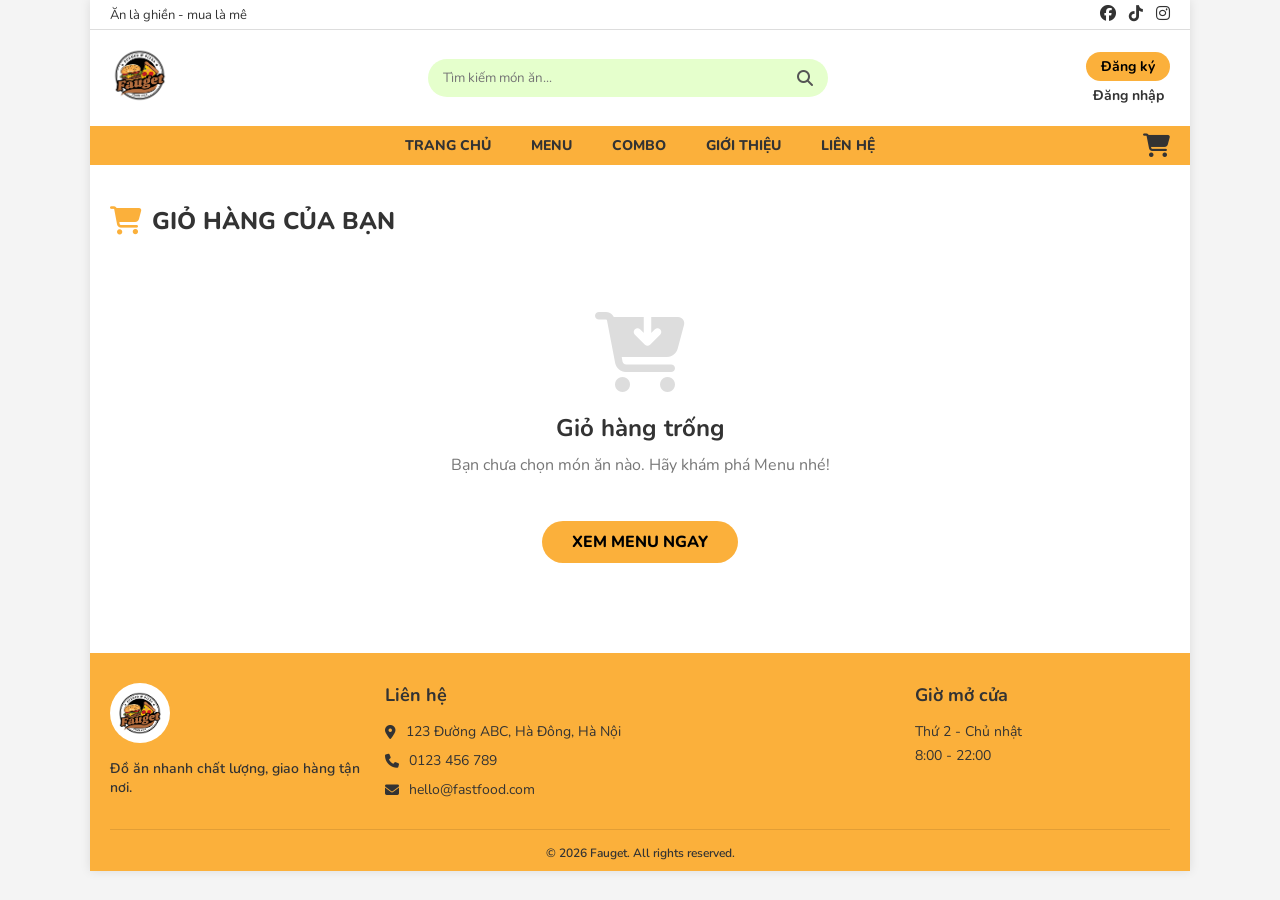
<file: cart.html>
<!DOCTYPE html>
<html lang="vi">
<head>
    <meta charset="UTF-8">
    <meta name="viewport" content="width=device-width, initial-scale=1.0">
    <title>Giỏ hàng - Fauget Fast Food</title>
    <link rel="stylesheet" href="https://cdnjs.cloudflare.com/ajax/libs/font-awesome/6.4.0/css/all.min.css">
    <link href="https://fonts.googleapis.com/css2?family=Nunito:wght@400;600;700;800;900&display=swap" rel="stylesheet">
    <link rel="stylesheet" href="assets/css/cart.css">
</head>
<body>

<div class="container">
    <div class="top-bar">
        <span>Ăn là ghiền - mua là mê</span>
        <div class="social-icons">
            <i class="fa-brands fa-facebook"></i>
            <i class="fa-brands fa-tiktok"></i>
            <i class="fa-brands fa-instagram"></i>
        </div>
    </div>

    <header class="header">
        <div class="logo">
            <a href="index.html"><img src="assets/images/fauget.png" alt="Fauget Logo"></a>
        </div>
        <div class="search-bar">
            <input type="text" placeholder="Tìm kiếm món ăn...">
            <i class="fa-solid fa-magnifying-glass"></i>
        </div>
        <div class="auth-buttons">
            <a href="register.html" class="btn-register">Đăng ký</a>
            <a href="login.html">Đăng nhập</a>
        </div>
    </header>

    <nav class="navbar">
        <ul>
            <li><a href="index.html">Trang chủ</a></li>
            <li><a href="menu.html">Menu</a></li>
            <li><a href="combo.html">Combo</a></li>
            <li><a href="introduce.html">Giới thiệu</a></li>
            <li><a href="contact.html">Liên hệ</a></li>
        </ul>
        <div class="cart-icon">
            <a href="cart.html">
                <i class="fa-solid fa-cart-shopping"></i>
                <span id="cart-badge" style="position: absolute; top: -5px; right: -10px; background: var(--btn-red); color: white; border-radius: 50%; padding: 2px 6px; font-size: 12px; font-weight: bold; display: none;">0</span>
            </a>
        </div>
    </nav>

    <section class="cart-section">
        <div class="cart-header">
            <i class="fa-solid fa-cart-shopping"></i> GIỎ HÀNG CỦA BẠN
        </div>
        
        <div class="cart-layout" id="cart-layout">
            </div>
    </section>

    <footer class="footer">
        <div class="footer-content">
            <div class="footer-logo">
                <img src="assets/images/fauget.png" alt="Fauget Logo">
                <p>Đồ ăn nhanh chất lượng, giao hàng tận nơi.</p>
            </div>
            <div class="footer-contact">
                <h4>Liên hệ</h4>
                <ul>
                    <li><i class="fa-solid fa-location-dot"></i> 123 Đường ABC, Hà Đông, Hà Nội</li>
                    <li><i class="fa-solid fa-phone"></i> 0123 456 789</li>
                    <li><i class="fa-solid fa-envelope"></i> hello@fastfood.com</li>
                </ul>
            </div>
            <div class="footer-hours">
                <h4>Giờ mở cửa</h4>
                <p>Thứ 2 - Chủ nhật</p>
                <p>8:00 - 22:00</p>
            </div>
        </div>
        <div class="copyright">
            © 2026 Fauget. All rights reserved.
        </div>
    </footer>
</div>

<script src="assets/js/app.js"></script>

<script>
    function renderCartPage() {
        const cart = getCart();
        const container = document.getElementById('cart-layout');

        if (cart.length === 0) {
            container.innerHTML = `
                <div style="grid-column: 1 / -1; text-align: center; padding: 50px 20px;">
                    <i class="fa-solid fa-cart-arrow-down" style="font-size: 80px; color: #ddd; margin-bottom: 20px;"></i>
                    <h2 style="margin-bottom: 10px;">Giỏ hàng trống</h2>
                    <p style="color: #777; margin-bottom: 25px;">Bạn chưa chọn món ăn nào. Hãy khám phá Menu nhé!</p>
                    <a href="menu.html" class="btn-checkout" style="display: inline-block; width: auto; padding: 10px 30px; text-decoration: none;">Xem Menu Ngay</a>
                </div>
            `;
            return;
        }

        let itemsHtml = '<div class="cart-items-container">';
        let total = 0;

        cart.forEach(item => {
            let itemTotal = item.price * item.quantity;
            total += itemTotal;
            
            itemsHtml += `
                <div class="cart-item">
                    <div class="item-info">
                        <img src="${item.img || 'assets/images/burger.png'}" alt="${item.name}">
                        <div class="item-details">
                            <h4>${item.name}</h4>
                            <p>${formatPrice(item.price)}</p>
                        </div>
                    </div>
                    <div class="item-quantity">
                        <button class="qty-btn" onclick="changeCartQty('${item.id}', -1)">-</button>
                        <input type="text" class="qty-input" value="${item.quantity}" readonly>
                        <button class="qty-btn" onclick="changeCartQty('${item.id}', 1)">+</button>
                    </div>
                    <div class="item-total">${formatPrice(itemTotal)}</div>
                    <i class="fa-solid fa-trash item-remove" onclick="removeFromCart('${item.id}')" title="Xóa món này"></i>
                </div>
            `;
        });
        itemsHtml += '</div>';

        let summaryHtml = `
            <div class="cart-summary">
                <h3>TÓM TẮT ĐƠN HÀNG</h3>
                <div class="summary-row">
                    <span>Tạm tính:</span>
                    <span>${formatPrice(total)}</span>
                </div>
                <div class="summary-row">
                    <span>Phí giao hàng:</span>
                    <span style="color: var(--primary-color);">Miễn phí</span>
                </div>
                <div class="summary-row total">
                    <span>Tổng cộng:</span>
                    <span>${formatPrice(total)}</span>
                </div>
                <a href="checkout.html" class="btn-checkout" style="display: block; text-align: center; text-decoration: none; box-sizing: border-box;">TIẾN HÀNH THANH TOÁN</a>
                <a href="menu.html" class="continue-shopping">Tiếp tục mua hàng</a>
            </div>
        `;

        container.innerHTML = itemsHtml + summaryHtml;
        updateCartCount(); 
    }

    function changeCartQty(id, delta) {
        let cart = getCart();
        let item = cart.find(c => c.id === id);
        if (item) {
            item.quantity += delta;
            if (item.quantity <= 0) cart = cart.filter(c => c.id !== id);
            saveCart(cart);
            renderCartPage();
        }
    }

    function removeFromCart(id) {
        let cart = getCart();
        cart = cart.filter(c => c.id !== id);
        saveCart(cart);
        showToast("Đã xóa món khỏi giỏ hàng");
        renderCartPage();
    }

    function processCheckout() {
        let cart = getCart();
        if(cart.length === 0) return;
        saveCart([]); 
        alert("Thanh toán thành công! Đơn hàng của bạn đang được chuẩn bị.");
        window.location.href = "index.html"; 
    }

    document.addEventListener('DOMContentLoaded', renderCartPage);
</script>

</body>
</html>
</file>
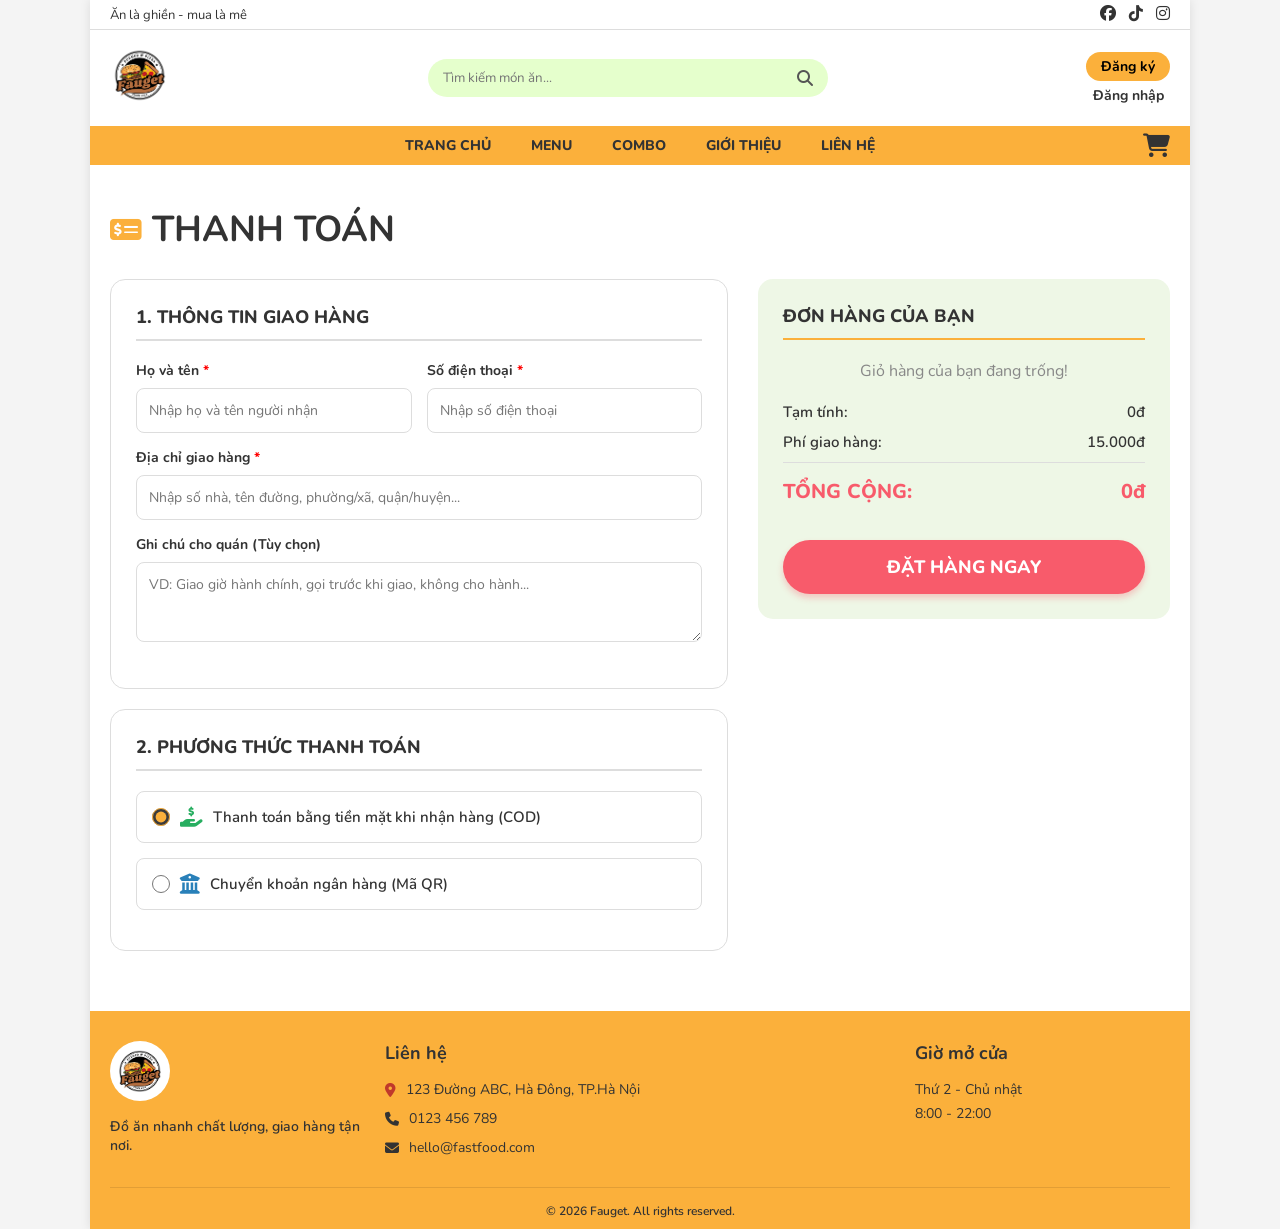
<file: checkout.html>
<!DOCTYPE html>
<html lang="vi">
<head>
    <meta charset="UTF-8">
    <meta name="viewport" content="width=device-width, initial-scale=1.0">
    <title>Thanh toán - Fauget Fast Food</title>
    <link rel="stylesheet" href="https://cdnjs.cloudflare.com/ajax/libs/font-awesome/6.4.0/css/all.min.css">
    <link href="https://fonts.googleapis.com/css2?family=Nunito:wght@400;600;700;800&display=swap" rel="stylesheet">
    <link rel="stylesheet" href="assets/css/checkout.css">
</head>
<body>

<div class="container">
    <div class="top-bar">
        <span>Ăn là ghiền - mua là mê</span>
        <div class="social-icons">
            <i class="fa-brands fa-facebook"></i>
            <i class="fa-brands fa-tiktok"></i>
            <i class="fa-brands fa-instagram"></i>
        </div>
    </div>

    <header class="header">
        <div class="logo">
            <a href="index.html"><img src="assets/images/fauget.png" alt="Fauget Logo"></a>
        </div>
        <div class="search-bar">
            <input type="text" placeholder="Tìm kiếm món ăn...">
            <i class="fa-solid fa-magnifying-glass"></i>
        </div>
        <div class="auth-buttons">
            <a href="register.html" class="btn-register">Đăng ký</a>
            <a href="login.html">Đăng nhập</a>
        </div>
    </header>

    <nav class="navbar">
        <ul>
            <li><a href="index.html">Trang chủ</a></li>
            <li><a href="menu.html">Menu</a></li>
            <li><a href="combo.html">Combo</a></li>
            <li><a href="introduce.html">Giới thiệu</a></li>
            <li><a href="contact.html">Liên hệ</a></li>
        </ul>
        <div class="cart-icon">
            <a href="cart.html" style="color: inherit; position: relative;">
                <i class="fa-solid fa-cart-shopping"></i>
                <span id="cart-badge" style="position: absolute; top: -10px; right: -15px; background: #da291c; color: white; border-radius: 50%; padding: 2px 6px; font-size: 12px; font-weight: bold; display: none;">0</span>
            </a>
        </div>    </nav>

    <section class="checkout-section">
        <div class="checkout-header">
            <i class="fa-solid fa-money-check-dollar"></i>
            <h2>Thanh toán</h2>
        </div>

        <form action="#" method="POST" id="checkoutForm">
            <div class="checkout-layout">
                
                <div class="checkout-left">
                    <div class="checkout-box">
                        <h3>1. THÔNG TIN GIAO HÀNG</h3>
                        <div class="form-row">
                            <div class="form-group">
                                <label for="fullname">Họ và tên <span>*</span></label>
                                <input type="text" id="fullname" name="fullname" placeholder="Nhập họ và tên người nhận" required>
                            </div>
                            <div class="form-group">
                                <label for="phone">Số điện thoại <span>*</span></label>
                                <input type="tel" id="phone" name="phone" placeholder="Nhập số điện thoại" required>
                            </div>
                        </div>
                        <div class="form-group">
                            <label for="address">Địa chỉ giao hàng <span>*</span></label>
                            <input type="text" id="address" name="address" placeholder="Nhập số nhà, tên đường, phường/xã, quận/huyện..." required>
                        </div>
                        <div class="form-group">
                            <label for="notes">Ghi chú cho quán (Tùy chọn)</label>
                            <textarea id="notes" name="notes" placeholder="VD: Giao giờ hành chính, gọi trước khi giao, không cho hành..."></textarea>
                        </div>
                    </div>

                    <div class="checkout-box">
                        <h3>2. PHƯƠNG THỨC THANH TOÁN</h3>
                        <div class="payment-method">
                            <label class="payment-label" for="cod">
                                <input type="radio" name="payment" id="cod" value="COD" checked>
                                <i class="fa-solid fa-hand-holding-dollar" style="color: #27ae60;"></i>
                                Thanh toán bằng tiền mặt khi nhận hàng (COD)
                            </label>
                        </div>
                        <div class="payment-method">
                            <label class="payment-label" for="banking">
                                <input type="radio" name="payment" id="banking" value="BANKING">
                                <i class="fa-solid fa-building-columns" style="color: #2980b9;"></i>
                                Chuyển khoản ngân hàng (Mã QR)
                            </label>
                        </div>
                    </div>
                </div>

                <div class="order-summary">
                    <h3>ĐƠN HÀNG CỦA BẠN</h3>
                    
                    <div id="checkout-order-items">
                        </div>

                    <div class="summary-row" style="margin-top: 20px;">
                        <span>Tạm tính:</span>
                        <span id="checkout-subtotal">0đ</span>
                    </div>
                    <div class="summary-row">
                        <span>Phí giao hàng:</span>
                        <span id="checkout-shipping">15.000đ</span>
                    </div>
                    <div class="summary-row total">
                        <span>TỔNG CỘNG:</span>
                        <span id="checkout-total">0đ</span>
                    </div>

                    <button type="submit" class="btn-submit">Đặt hàng ngay</button>
                </div>

            </div>
        </form>
    </section>

    <footer class="footer">
        <div class="footer-content">
            <div class="footer-logo">
                <img src="assets/images/fauget.png" alt="Fauget Logo">
                <p>Đồ ăn nhanh chất lượng, giao hàng tận nơi.</p>
            </div>
            <div class="footer-contact">
                <h4>Liên hệ</h4>
                <ul>
                    <li><i class="fa-solid fa-location-dot" style="color: #c0392b;"></i> 123 Đường ABC, Hà Đông, TP.Hà Nội</li>
                    <li><i class="fa-solid fa-phone"></i> 0123 456 789</li>
                    <li><i class="fa-solid fa-envelope"></i> hello@fastfood.com</li>
                </ul>
            </div>
            <div class="footer-hours">
                <h4>Giờ mở cửa</h4>
                <p>Thứ 2 - Chủ nhật</p>
                <p>8:00 - 22:00</p>
            </div>
        </div>
        <div class="copyright">
            © 2026 Fauget. All rights reserved.
        </div>
    </footer>
</div>

<script>
    function loadCheckoutCart() {
        const cart = getCart(); 
        const orderItemsContainer = document.getElementById('checkout-order-items');
        const subtotalElement = document.getElementById('checkout-subtotal');
        const totalElement = document.getElementById('checkout-total');
        
        if (cart.length === 0) {
            orderItemsContainer.innerHTML = '<p style="text-align:center; color:#888;">Giỏ hàng của bạn đang trống!</p>';
            subtotalElement.textContent = '0đ';
            totalElement.textContent = '0đ';
            return;
        }

        let subtotal = 0;
        orderItemsContainer.innerHTML = ''; 

        cart.forEach(item => {
            const itemTotal = item.price * item.quantity;
            subtotal += itemTotal;

            orderItemsContainer.innerHTML += `
                <div class="order-item">
                    <span class="order-item-name">${item.name}</span>
                    <span class="order-item-qty">x ${item.quantity}</span>
                    <span class="order-item-price">${formatPrice(itemTotal)}</span>
                </div>
            `;
        });

        const shippingFee = 15000;
        const finalTotal = subtotal + shippingFee;

        subtotalElement.textContent = formatPrice(subtotal);
        totalElement.textContent = formatPrice(finalTotal);
    }

    window.addEventListener('DOMContentLoaded', loadCheckoutCart);
    
    document.getElementById('checkoutForm').addEventListener('submit', function(e) {
        e.preventDefault(); 
        
        const cart = getCart();
        if(cart.length === 0) {
            alert("Giỏ hàng trống trơn kìa bạn ơi! Ra Menu chọn món đã nhé.");
            window.location.href = 'menu.html';
            return;
        }

        const name = document.getElementById('fullname').value;
        const paymentMethod = document.querySelector('input[name="payment"]:checked').value;

        if (paymentMethod === 'BANKING') {
            alert(`Cảm ơn ${name}! Đơn hàng của bạn đã được ghi nhận.\nVui lòng quét mã QR chuyển khoản ở bước tiếp theo.`);
        } else {
            alert(`Cảm ơn ${name}! Đặt hàng thành công.\nChúng tôi sẽ gọi xác nhận và giao hàng cho bạn.`);
            
            // Xóa sạch giỏ hàng sau khi đặt mua xong
            localStorage.removeItem('fauget_cart');
            
            window.location.href = 'index.html'; 
        }
    });
</script>
<script src="assets/js/app.js"></script>
</body>
</html>
</file>
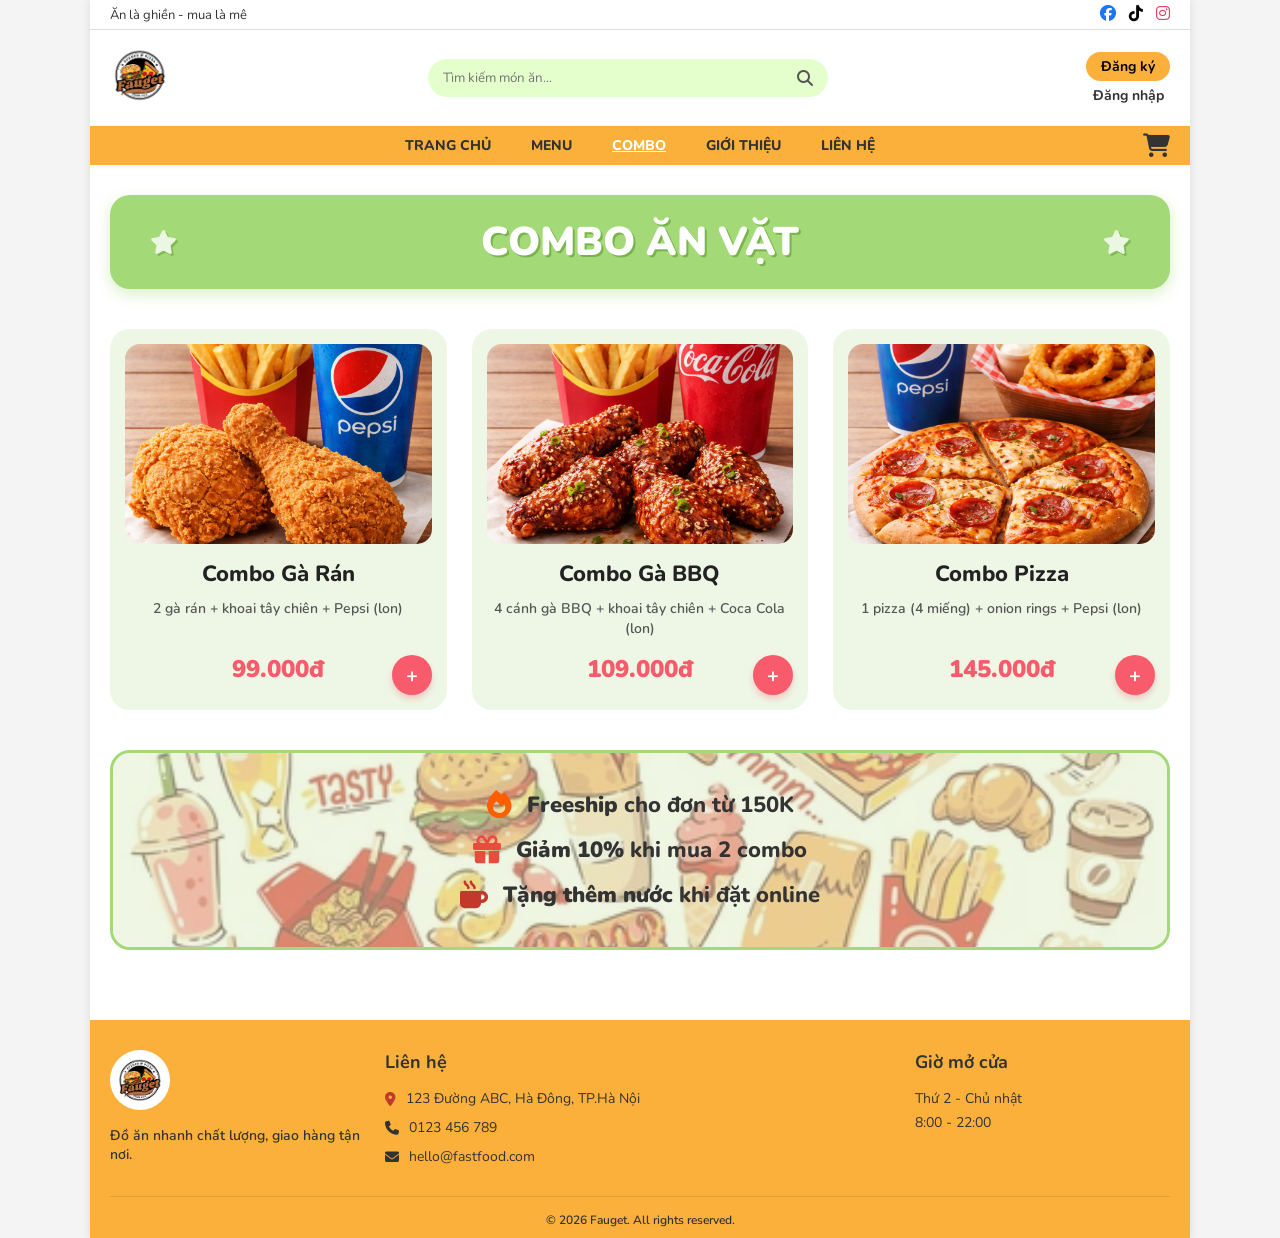
<file: combo.html>
<!DOCTYPE html>
<html lang="vi">
<head>
    <meta charset="UTF-8">
    <meta name="viewport" content="width=device-width, initial-scale=1.0">
    <title>Combo Khuyến Mãi - Fauget Fast Food</title>
    <link rel="stylesheet" href="https://cdnjs.cloudflare.com/ajax/libs/font-awesome/6.4.0/css/all.min.css">
    <link href="https://fonts.googleapis.com/css2?family=Nunito:wght@400;600;700;800;900&display=swap" rel="stylesheet">
    <link rel="stylesheet" href="assets/css/combo.css">
</head>
<body>

<div class="container">
    <div class="top-bar">
        <span>Ăn là ghiền - mua là mê</span>
        <div class="social-icons">
            <i class="fa-brands fa-facebook"></i>
            <i class="fa-brands fa-tiktok"></i>
            <i class="fa-brands fa-instagram"></i>
        </div>
    </div>

    <header class="header">
        <div class="logo">
            <a href="index.html"><img src="assets/images/fauget.png" alt="Fauget Logo"></a>
        </div>
        <div class="search-bar">
            <input type="text" placeholder="Tìm kiếm món ăn...">
            <i class="fa-solid fa-magnifying-glass"></i>
        </div>
        <div class="auth-buttons">
            <a href="register.html" class="btn-register">Đăng ký</a>
            <a href="login.html">Đăng nhập</a>
        </div>
    </header>

    <nav class="navbar">
        <ul>
            <li><a href="index.html">Trang chủ</a></li>
            <li><a href="menu.html">Menu</a></li>
            <li><a href="combo.html" style="color: #fff; text-decoration: underline;">Combo</a></li>
            <li><a href="introduce.html">Giới thiệu</a></li>
            <li><a href="contact.html">Liên hệ</a></li>
        </ul>
        <div class="cart-icon">
            <a href="cart.html" style="color: inherit; position: relative;">
                <i class="fa-solid fa-cart-shopping"></i>
                <span id="cart-badge" style="position: absolute; top: -10px; right: -15px; background: #da291c; color: white; border-radius: 50%; padding: 2px 6px; font-size: 12px; font-weight: bold; display: none;">0</span>
            </a>
        </div>
    </nav>

    <section class="combo-page">
        <div class="combo-banner-title">
            Combo Ăn Vặt
        </div>

        <div class="product-grid">
            <div class="product-card">
                <img src="assets/images/combo-chicken.png" alt="Combo Gà Rán">
                <h3>Combo Gà Rán</h3>
                <p class="desc">2 gà rán + khoai tây chiên + Pepsi (lon)</p>
                <div class="price">99.000đ</div>
                <button class="add-btn" onclick="addToCart('cb1')">+</button>
            </div>

            <div class="product-card">
                <img src="assets/images/combo-BBQ.png" alt="Combo Gà BBQ">
                <h3>Combo Gà BBQ</h3>
                <p class="desc">4 cánh gà BBQ + khoai tây chiên + Coca Cola (lon)</p>
                <div class="price">109.000đ</div>
                <button class="add-btn" onclick="addToCart('cb2')">+</button>
            </div>

            <div class="product-card">
                <img src="assets/images/combo-pizza.png" alt="Combo Pizza">
                <h3>Combo Pizza</h3>
                <p class="desc">1 pizza (4 miếng) + onion rings + Pepsi (lon)</p>
                <div class="price">145.000đ</div>
                <button class="add-btn" onclick="addToCart('cb3')">+</button>
            </div>
        </div>

        <div class="promo-banner" style="background-image: url('assets/images/banner-combo.png'); min-height: 200px;">
            <div class="promo-item">
                <i class="fa-solid fa-fire"></i>
                <span><span class="highlight">Freeship</span> cho đơn từ 150K</span>
            </div>
            <div class="promo-item">
                <i class="fa-solid fa-gift"></i>
                <span><span class="highlight">Giảm 10%</span> khi mua 2 combo</span>
            </div>
            <div class="promo-item">
                <i class="fa-solid fa-mug-hot"></i>
                <span><span class="highlight">Tặng thêm nước</span> khi đặt online</span>
            </div>
        </div>
    </section>

    <footer class="footer">
        <div class="footer-content">
            <div class="footer-logo">
                <img src="assets/images/fauget.png" alt="Fauget Logo">
                <p>Đồ ăn nhanh chất lượng, giao hàng tận nơi.</p>
            </div>
            <div class="footer-contact">
                <h4>Liên hệ</h4>
                <ul>
                    <li><i class="fa-solid fa-location-dot" style="color: #c0392b;"></i> 123 Đường ABC, Hà Đông, TP.Hà Nội</li>
                    <li><i class="fa-solid fa-phone"></i> 0123 456 789</li>
                    <li><i class="fa-solid fa-envelope"></i> hello@fastfood.com</li>
                </ul>
            </div>
            <div class="footer-hours">
                <h4>Giờ mở cửa</h4>
                <p>Thứ 2 - Chủ nhật</p>
                <p>8:00 - 22:00</p>
            </div>
        </div>
        <div class="copyright">
            © 2026 Fauget. All rights reserved.
        </div>
    </footer>
</div>
<script src="assets/js/app.js"></script>
</body>

</html>
</file>
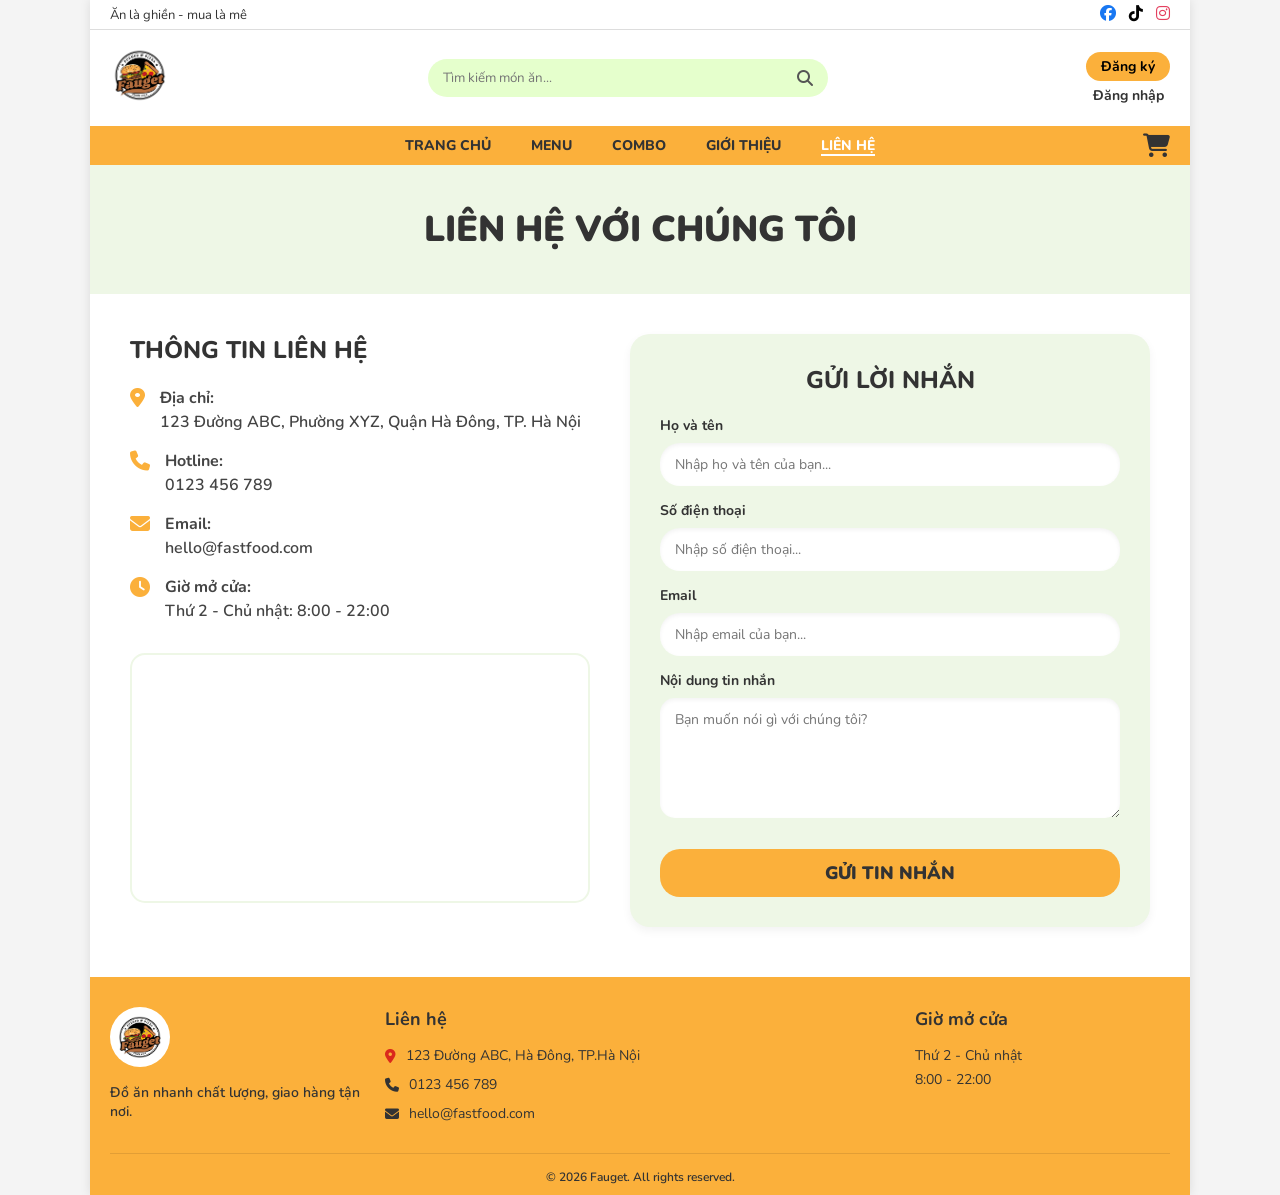
<file: contact.html>
<!DOCTYPE html>
<html lang="vi">
<head>
    <meta charset="UTF-8">
    <meta name="viewport" content="width=device-width, initial-scale=1.0">
    <title>Liên Hệ - Fauget Fast Food</title>
    <link rel="stylesheet" href="https://cdnjs.cloudflare.com/ajax/libs/font-awesome/6.4.0/css/all.min.css">
    <link href="https://fonts.googleapis.com/css2?family=Nunito:wght@400;600;700;800;900&display=swap" rel="stylesheet">
    <link rel="stylesheet" href="assets/css/contact.css">
</head>
<body>

<div class="container">
    <div class="top-bar">
        <span>Ăn là ghiền - mua là mê</span>
        <div class="social-icons">
            <i class="fa-brands fa-facebook"></i>
            <i class="fa-brands fa-tiktok"></i>
            <i class="fa-brands fa-instagram"></i>
        </div>
    </div>

    <header class="header">
        <div class="logo">
            <a href="index.html"><img src="assets/images/fauget.png" alt="Fauget Logo"></a>
        </div>
        <div class="search-bar">
            <input type="text" placeholder="Tìm kiếm món ăn...">
            <i class="fa-solid fa-magnifying-glass"></i>
        </div>
        <div class="auth-buttons">
            <a href="register.html" class="btn-register">Đăng ký</a>
            <a href="login.html">Đăng nhập</a>
        </div>
    </header>

    <nav class="navbar">
        <ul>
            <li><a href="index.html">Trang chủ</a></li>
            <li><a href="menu.html">Menu</a></li>
            <li><a href="combo.html">Combo</a></li>
            <li><a href="introduce.html">Giới thiệu</a></li>
            <li><a href="contact.html" class="active">Liên hệ</a></li>
        </ul>
        <div class="cart-icon">
            <a href="cart.html" style="color: inherit; position: relative;">
                <i class="fa-solid fa-cart-shopping"></i>
                <span id="cart-badge" style="position: absolute; top: -10px; right: -15px; background: #da291c; color: white; border-radius: 50%; padding: 2px 6px; font-size: 12px; font-weight: bold; display: none;">0</span>
            </a>
        </div>
    </nav>

    <div class="page-header">
        <h1>Liên Hệ Với Chúng Tôi</h1>
    </div>

    <section class="contact-section">
        
        <div class="contact-info">
            <h3>Thông tin liên hệ</h3>
            <ul>
                <li><i class="fa-solid fa-location-dot"></i> <span><strong>Địa chỉ:</strong><br> 123 Đường ABC, Phường XYZ, Quận Hà Đông, TP. Hà Nội</span></li>
                <li><i class="fa-solid fa-phone"></i> <span><strong>Hotline:</strong><br> 0123 456 789</span></li>
                <li><i class="fa-solid fa-envelope"></i> <span><strong>Email:</strong><br> hello@fastfood.com</span></li>
                <li><i class="fa-solid fa-clock"></i> <span><strong>Giờ mở cửa:</strong><br> Thứ 2 - Chủ nhật: 8:00 - 22:00</span></li>
            </ul>

            <div class="map-container">
                <iframe src="https://www.google.com/maps/embed?pb=!1m18!1m12!1m3!1d3725.292513286008!2d105.78749841533131!3d20.98090849478796!2m3!1f0!2f0!3f0!3m2!1i1024!2i768!4f13.1!3m3!1m2!1s0x3135acce762c2bb9%3A0xbb64e1468314dde5!2zSOG7jWMgdmnhu4duIEPDtG5nIG5naOG7hyBCxrB1IGNow61uaCBWaeG7hW4gdGjDtG5n!5e0!3m2!1svi!2s!4v1689230558451!5m2!1svi!2s" allowfullscreen="" loading="lazy" referrerpolicy="no-referrer-when-downgrade"></iframe>
            </div>
        </div>

        <div class="contact-form">
            <h3>Gửi lời nhắn</h3>
            <form action="#">
                <div class="form-group">
                    <label for="name">Họ và tên</label>
                    <input type="text" id="name" placeholder="Nhập họ và tên của bạn...">
                </div>
                <div class="form-group">
                    <label for="phone">Số điện thoại</label>
                    <input type="tel" id="phone" placeholder="Nhập số điện thoại...">
                </div>
                <div class="form-group">
                    <label for="email">Email</label>
                    <input type="email" id="email" placeholder="Nhập email của bạn...">
                </div>
                <div class="form-group">
                    <label for="message">Nội dung tin nhắn</label>
                    <textarea id="message" placeholder="Bạn muốn nói gì với chúng tôi?"></textarea>
                </div>
                <button type="submit" class="btn-submit">Gửi Tin Nhắn</button>
            </form>
        </div>

    </section>

    <footer class="footer">
        <div class="footer-content">
            <div class="footer-logo">
                <img src="assets/images/fauget.png" alt="Fauget Logo">
                <p>Đồ ăn nhanh chất lượng, giao hàng tận nơi.</p>
            </div>
            <div class="footer-contact">
                <h4>Liên hệ</h4>
                <ul>
                    <li><i class="fa-solid fa-location-dot" style="color: #da291c;"></i> 123 Đường ABC, Hà Đông, TP.Hà Nội</li>
                    <li><i class="fa-solid fa-phone"></i> 0123 456 789</li>
                    <li><i class="fa-solid fa-envelope"></i> hello@fastfood.com</li>
                </ul>
            </div>
            <div class="footer-hours">
                <h4>Giờ mở cửa</h4>
                <p>Thứ 2 - Chủ nhật</p>
                <p>8:00 - 22:00</p>
            </div>
        </div>
        <div class="copyright">
            © 2026 Fauget. All rights reserved.
        </div>
    </footer>
</div>
<script src="assets/js/app.js"></script>
</body>
</html>
</file>
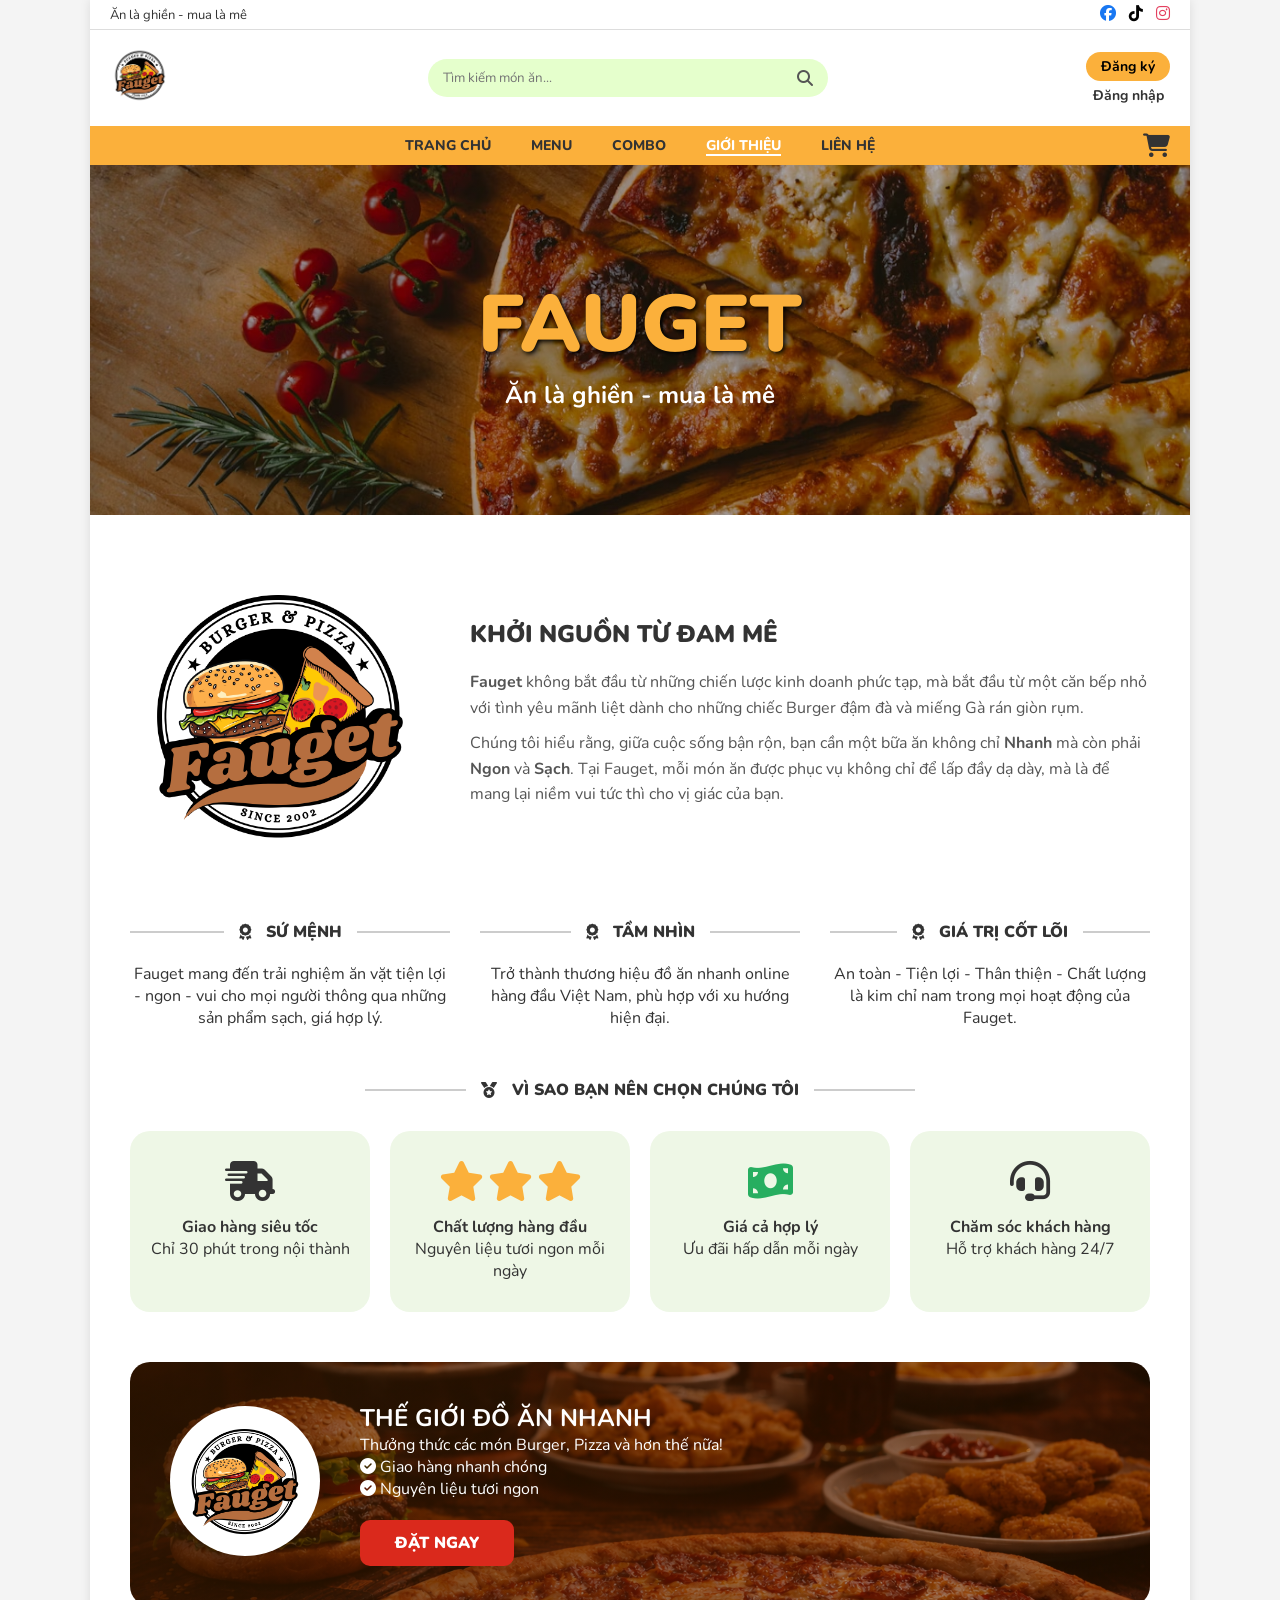
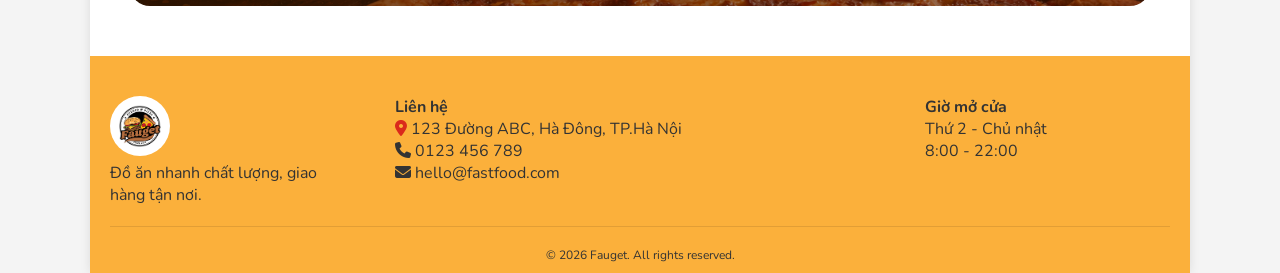
<file: introduce.html>
<!DOCTYPE html>
<html lang="vi">
<head>
    <meta charset="UTF-8">
    <meta name="viewport" content="width=device-width, initial-scale=1.0">
    <title>Giới Thiệu - Fauget Fast Food</title>
    <link rel="stylesheet" href="https://cdnjs.cloudflare.com/ajax/libs/font-awesome/6.4.0/css/all.min.css">
    <link href="https://fonts.googleapis.com/css2?family=Nunito:wght@400;600;700;800;900&display=swap" rel="stylesheet">
    <link rel="stylesheet" href="assets/css/introduce.css">
</head>
<body>

<div class="container">
    <div class="top-bar">
        <span>Ăn là ghiền - mua là mê</span>
        <div class="social-icons">
            <i class="fa-brands fa-facebook"></i>
            <i class="fa-brands fa-tiktok"></i>
            <i class="fa-brands fa-instagram"></i>
        </div>
    </div>

    <header class="header">
        <div class="logo">
            <a href="index.html"><img src="assets/images/fauget.png" alt="Fauget Logo"></a>
        </div>
        <div class="search-bar">
            <input type="text" placeholder="Tìm kiếm món ăn...">
            <i class="fa-solid fa-magnifying-glass"></i>
        </div>
        <div class="auth-buttons">
            <a href="register.html" class="btn-register">Đăng ký</a>
            <a href="login.html">Đăng nhập</a>
        </div>
    </header>

    <nav class="navbar">
        <ul>
            <li><a href="index.html">TRANG CHỦ</a></li>
            <li><a href="menu.html">MENU</a></li>
            <li><a href="combo.html">COMBO</a></li>
            <li><a href="introduce.html" class="active">GIỚI THIỆU</a></li>
            <li><a href="contact.html">LIÊN HỆ</a></li>
        </ul>
        <div class="cart-icon">
            <a href="cart.html" style="color: inherit; position: relative;">
                <i class="fa-solid fa-cart-shopping"></i>
                <span id="cart-badge" style="position: absolute; top: -10px; right: -15px; background: #da291c; color: white; border-radius: 50%; padding: 2px 6px; font-size: 12px; font-weight: bold; display: none;">0</span>
            </a>
        </div>
    </nav>

    <section class="about-hero" style="background-image: linear-gradient(rgba(0,0,0,0.3), rgba(0,0,0,0.3)), url('assets/images/banner-introduce-1.png');">
        <h1>FAUGET</h1>
        <p>Ăn là ghiền - mua là mê</p>
    </section>

    <section class="story-section">
        <div class="story-logo">
            <img src="assets/images/fauget.png" alt="Logo Lớn">
        </div>
        <div class="story-content">
            <h2>KHỞI NGUỒN TỪ ĐAM MÊ</h2>
            <p><strong>Fauget</strong> không bắt đầu từ những chiến lược kinh doanh phức tạp, mà bắt đầu từ một căn bếp nhỏ với tình yêu mãnh liệt dành cho những chiếc Burger đậm đà và miếng Gà rán giòn rụm.</p>
            <p>Chúng tôi hiểu rằng, giữa cuộc sống bận rộn, bạn cần một bữa ăn không chỉ <strong>Nhanh</strong> mà còn phải <strong>Ngon</strong> và <strong>Sạch</strong>. Tại Fauget, mỗi món ăn được phục vụ không chỉ để lấp đầy dạ dày, mà là để mang lại niềm vui tức thì cho vị giác của bạn.</p>
        </div>
    </section>

    <section class="core-values">
        <div class="value-item">
            <div class="section-title-line"><i class="fa-solid fa-award"></i> SỨ MỆNH</div>
            <p>Fauget mang đến trải nghiệm ăn vặt tiện lợi - ngon - vui cho mọi người thông qua những sản phẩm sạch, giá hợp lý.</p>
        </div>
        <div class="value-item">
            <div class="section-title-line"><i class="fa-solid fa-award"></i> TẦM NHÌN</div>
            <p>Trở thành thương hiệu đồ ăn nhanh online hàng đầu Việt Nam, phù hợp với xu hướng hiện đại.</p>
        </div>
        <div class="value-item">
            <div class="section-title-line"><i class="fa-solid fa-award"></i> GIÁ TRỊ CỐT LÕI</div>
            <p>An toàn - Tiện lợi - Thân thiện - Chất lượng là kim chỉ nam trong mọi hoạt động của Fauget.</p>
        </div>
    </section>

    <section class="why-choose-us">
        <div class="section-title-line" style="width: 50%; margin: 0 auto 30px;">
            <i class="fa-solid fa-medal"></i> VÌ SAO BẠN NÊN CHỌN CHÚNG TÔI
        </div>
        <div class="features-grid">
            <div class="feature-card">
                <i class="fa-solid fa-truck-fast"></i>
                <h4>Giao hàng siêu tốc</h4>
                <p>Chỉ 30 phút trong nội thành</p>
            </div>
            <div class="feature-card">
                <i class="fa-solid fa-star" style="color: #fbb03b;"></i>
                <i class="fa-solid fa-star" style="color: #fbb03b;"></i>
                <i class="fa-solid fa-star" style="color: #fbb03b;"></i>
                <h4>Chất lượng hàng đầu</h4>
                <p>Nguyên liệu tươi ngon mỗi ngày</p>
            </div>
            <div class="feature-card">
                <i class="fa-solid fa-money-bill-wave" style="color: #27ae60;"></i>
                <h4>Giá cả hợp lý</h4>
                <p>Ưu đãi hấp dẫn mỗi ngày</p>
            </div>
            <div class="feature-card">
                <i class="fa-solid fa-headset"></i>
                <h4>Chăm sóc khách hàng</h4>
                <p>Hỗ trợ khách hàng 24/7</p>
            </div>
        </div>
    </section>

    <section class="cta-banner-wrapper">
        <div class="cta-banner" style="background-image: linear-gradient(to right, rgba(62, 28, 0, 0.6), rgba(62, 28, 0, 0.4)), url('assets/images/banner-introduce-2.png');">
            <div class="cta-logo">
                <img src="assets/images/fauget.png" alt="Logo">
            </div>
            <div class="cta-content">
                <h2>THẾ GIỚI ĐỒ ĂN NHANH</h2>
                <p>Thưởng thức các món Burger, Pizza và hơn thế nữa!</p>
                <ul class="cta-list">
                    <li><i class="fa-solid fa-circle-check"></i> Giao hàng nhanh chóng</li>
                    <li><i class="fa-solid fa-circle-check"></i> Nguyên liệu tươi ngon</li>
                </ul>
                <a href="menu.html" class="btn-order-now">ĐẶT NGAY</a>
            </div>
        </div>
    </section>

    <footer class="footer">
        <div class="footer-content">
            <div class="footer-logo">
                <img src="assets/images/fauget.png" alt="Logo">
                <p>Đồ ăn nhanh chất lượng, giao hàng tận nơi.</p>
            </div>
            <div class="footer-contact">
                <h4>Liên hệ</h4>
                <ul>
                    <li><i class="fa-solid fa-location-dot" style="color: #da291c;"></i> 123 Đường ABC, Hà Đông, TP.Hà Nội</li>
                    <li><i class="fa-solid fa-phone"></i> 0123 456 789</li>
                    <li><i class="fa-solid fa-envelope"></i> hello@fastfood.com</li>
                </ul>
            </div>
            <div class="footer-hours">
                <h4>Giờ mở cửa</h4>
                <p>Thứ 2 - Chủ nhật</p>
                <p>8:00 - 22:00</p>
            </div>
        </div>
        <div class="copyright">© 2026 Fauget. All rights reserved.</div>
    </footer>
</div>
<script src="assets/js/app.js"></script>
</body>

</html>
</file>
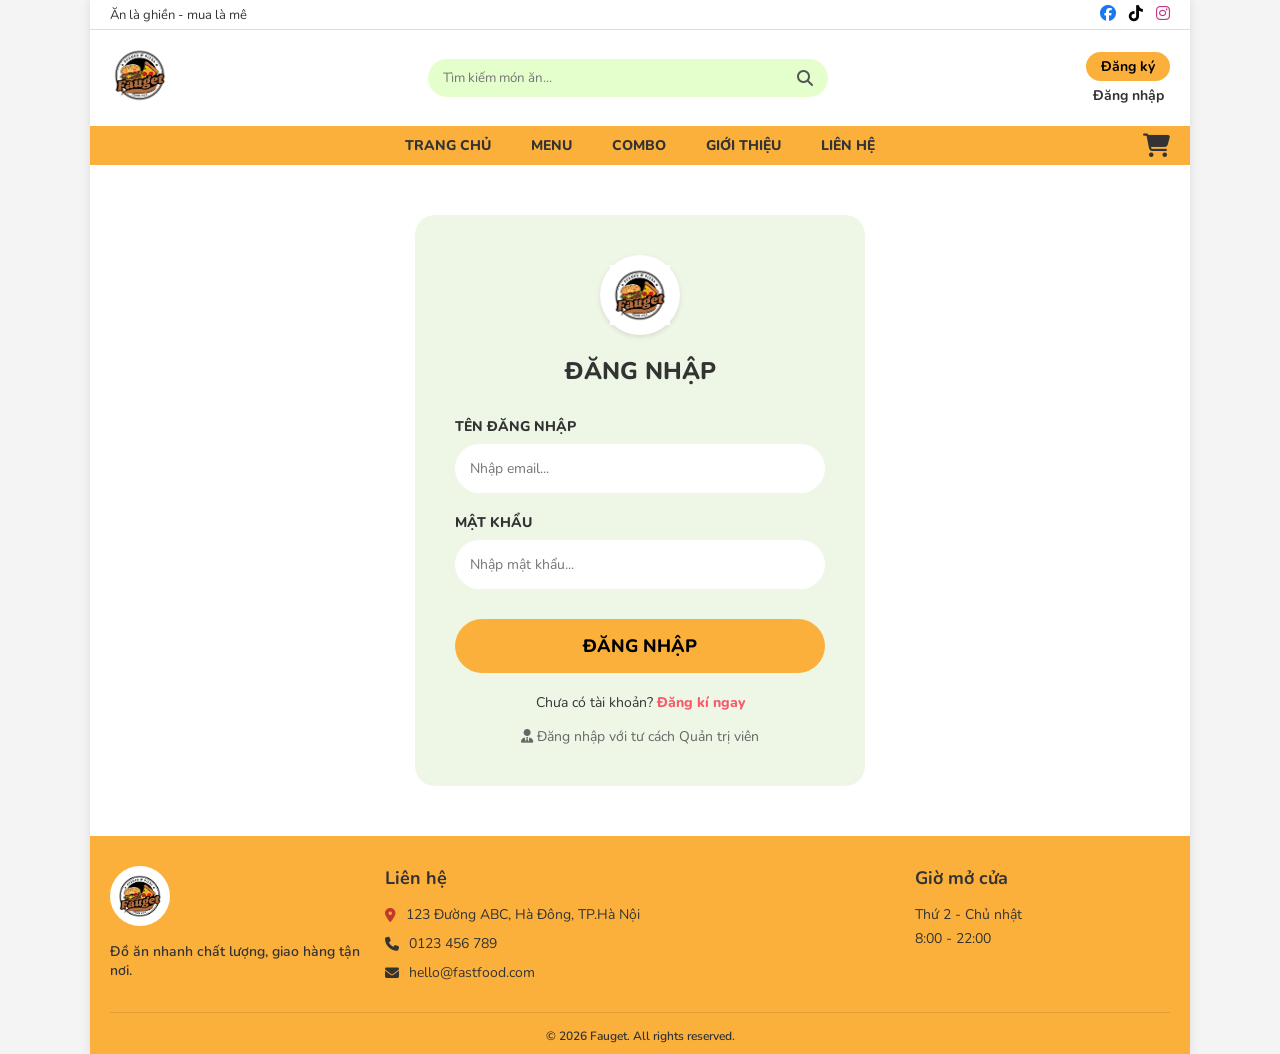
<file: login.html>
<!DOCTYPE html>
<html lang="vi">
<head>
    <meta charset="UTF-8">
    <meta name="viewport" content="width=device-width, initial-scale=1.0">
    <title>Đăng nhập - Fauget Fast Food</title>
    <link rel="stylesheet" href="https://cdnjs.cloudflare.com/ajax/libs/font-awesome/6.4.0/css/all.min.css">
    <link href="https://fonts.googleapis.com/css2?family=Nunito:wght@400;600;700;800&display=swap" rel="stylesheet">
    <link rel="stylesheet" href="assets/css/login.css">
</head>
<body>

<div class="container">
    <div class="top-bar">
        <span>Ăn là ghiền - mua là mê</span>
        <div class="social-icons">
            <i class="fa-brands fa-facebook"></i>
            <i class="fa-brands fa-tiktok"></i>
            <i class="fa-brands fa-instagram"></i>
        </div>
    </div>

    <header class="header">
        <div class="logo">
            <a href="index.html"><img src="assets/images/fauget.png" alt="Fauget Logo"></a>
        </div>
        <div class="search-bar">
            <input type="text" placeholder="Tìm kiếm món ăn...">
            <i class="fa-solid fa-magnifying-glass"></i>
        </div>
        <div class="auth-buttons">
            <a href="register.html" class="btn-register">Đăng ký</a>
            <a href="login.html">Đăng nhập</a>
        </div>
    </header>

    <nav class="navbar">
        <ul>
            <li><a href="index.html">Trang chủ</a></li>
            <li><a href="menu.html">Menu</a></li>
            <li><a href="combo.html">Combo</a></li>
            <li><a href="introduce.html">Giới thiệu</a></li>
            <li><a href="contact.html">Liên hệ</a></li>
        </ul>
        <div class="cart-icon">
            <a href="cart.html" style="color: inherit; position: relative;">
                <i class="fa-solid fa-cart-shopping"></i>
                <span id="cart-badge" style="position: absolute; top: -10px; right: -15px; background: #da291c; color: white; border-radius: 50%; padding: 2px 6px; font-size: 12px; font-weight: bold; display: none;">0</span>
            </a>
        </div>
    </nav>

    <section class="login-section">
        <div class="login-box">
            <div class="login-logo">
                <img src="assets/images/fauget.png" alt="Fauget Logo">
            </div>
            <h2>ĐĂNG NHẬP</h2>
            
            <form action="#" method="POST" id="loginForm">
                <div class="form-group">
                    <label>TÊN ĐĂNG NHẬP</label>
                    <input type="email" name="email" required placeholder="Nhập email...">
                </div>
                <div class="form-group">
                    <label>MẬT KHẨU</label>
                    <input type="password" name="password" required placeholder="Nhập mật khẩu...">
                </div>
                <button type="submit" class="btn-login-submit">ĐĂNG NHẬP</button>
            </form>

            <div class="register-link">
                Chưa có tài khoản? <a href="register.html">Đăng kí ngay</a>
            </div>
            <div class="admin-link" style="margin-top: 15px; text-align: center; font-size: 14px;">
                <a href="#" id="adminLoginBtn" style="color: #666; text-decoration: none; transition: 0.3s;">
                    <i class="fa-solid fa-user-tie"></i> Đăng nhập với tư cách Quản trị viên
                </a>
            </div>
        </div>
    </section>

    <footer class="footer">
        <div class="footer-content">
            <div class="footer-logo">
                <img src="assets/images/fauget.png" alt="Fauget Logo">
                <p>Đồ ăn nhanh chất lượng, giao hàng tận nơi.</p>
            </div>
            <div class="footer-contact">
                <h4>Liên hệ</h4>
                <ul>
                    <li><i class="fa-solid fa-location-dot" style="color: #c0392b;"></i> 123 Đường ABC, Hà Đông, TP.Hà Nội</li>
                    <li><i class="fa-solid fa-phone"></i> 0123 456 789</li>
                    <li><i class="fa-solid fa-envelope"></i> hello@fastfood.com</li>
                </ul>
            </div>
            <div class="footer-hours">
                <h4>Giờ mở cửa</h4>
                <p>Thứ 2 - Chủ nhật</p>
                <p>8:00 - 22:00</p>
            </div>
        </div>
        <div class="copyright">
            © 2026 Fauget. All rights reserved.
        </div>
    </footer>
</div>

<script>
    // 1. XỬ LÝ KHI NGƯỜI DÙNG BÌNH THƯỜNG BẤM "ĐĂNG NHẬP"
    document.getElementById('loginForm').addEventListener('submit', function(e) {
        e.preventDefault(); // Ngăn form reload lại trang
        
        const email = document.querySelector('input[name="email"]').value;
        const password = document.querySelector('input[name="password"]').value;
        
        // Giả lập: Nếu người dùng lỡ nhập đúng tài khoản admin vào form
        if(email === 'admin@fauget.com' && password === 'admin123') {
            alert('Đăng nhập Quản trị viên thành công!');
            window.location.href = 'admin/admin-orders.html';
        } else {
            // Còn lại thì là khách hàng bình thường
            alert(`Đăng nhập thành công với tài khoản: ${email}\nChào mừng bạn trở lại với Fauget!`);
            window.location.href = 'index.html'; // Về trang chủ mua hàng
        }
    });

    // 2. XỬ LÝ KHI BẤM VÀO DÒNG "ĐĂNG NHẬP QUẢN TRỊ VIÊN"
    document.getElementById('adminLoginBtn').addEventListener('click', function(e) {
        e.preventDefault(); // Ngăn trình duyệt nhảy trang bậy bạ
        
        // Tự động điền tài khoản vào ô cho nó ngầu
        document.querySelector('input[name="email"]').value = 'admin@fauget.com';
        document.querySelector('input[name="password"]').value = 'admin123';
        
        // Thông báo và chuyển trang
        alert('Đã xác thực quyền Quản trị viên!\nĐang chuyển hướng đến Trang Quản lý...');
        window.location.href = 'admin/admin-orders.html'; // Chuyển sang trang Admin
    });
</script>
<script src="assets/js/app.js"></script>
</body>
</html>
</file>
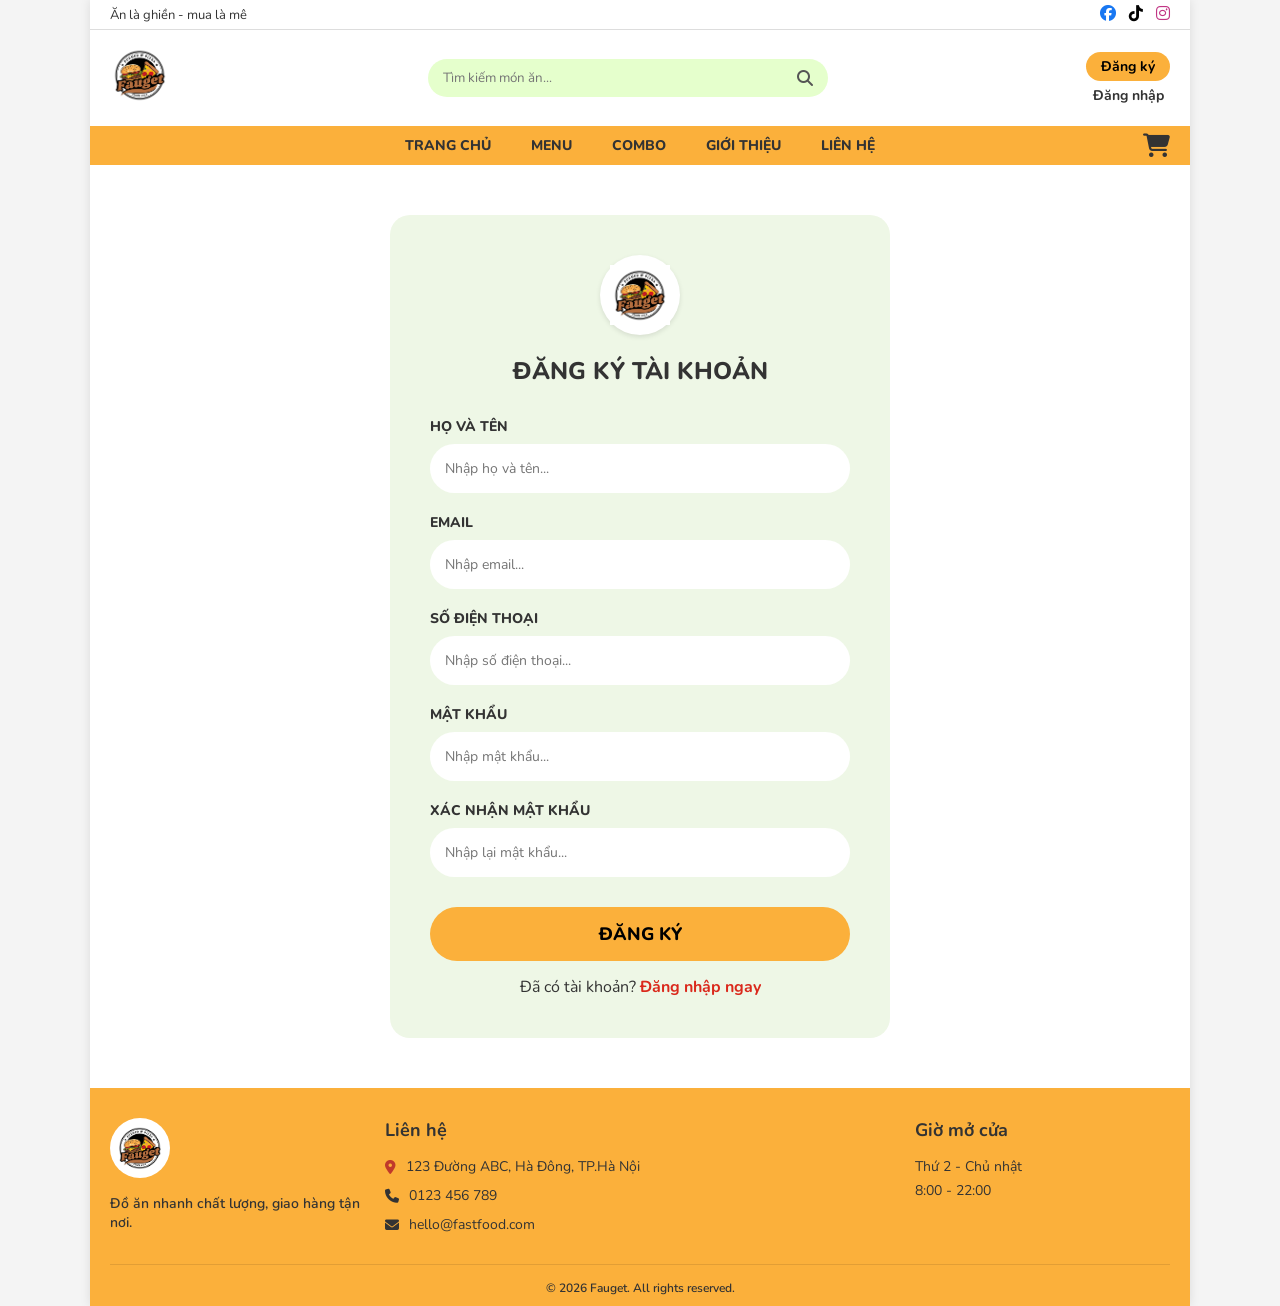
<file: register.html>
<!DOCTYPE html>
<html lang="vi">
<head>
    <meta charset="UTF-8">
    <meta name="viewport" content="width=device-width, initial-scale=1.0">
    <title>Đăng ký - Fauget Fast Food</title>
    <link rel="stylesheet" href="https://cdnjs.cloudflare.com/ajax/libs/font-awesome/6.4.0/css/all.min.css">
    <link href="https://fonts.googleapis.com/css2?family=Nunito:wght@400;600;700;800&display=swap" rel="stylesheet">
    <link rel="stylesheet" href="assets/css/register.css">
</head>
<body>

<div class="container">
    <div class="top-bar">
        <span>Ăn là ghiền - mua là mê</span>
        <div class="social-icons">
            <i class="fa-brands fa-facebook"></i>
            <i class="fa-brands fa-tiktok"></i>
            <i class="fa-brands fa-instagram"></i>
        </div>
    </div>

    <header class="header">
        <div class="logo">
            <a href="index.html"><img src="assets/images/fauget.png" alt="Fauget Logo"></a>
        </div>
        <div class="search-bar">
            <input type="text" placeholder="Tìm kiếm món ăn...">
            <i class="fa-solid fa-magnifying-glass"></i>
        </div>
        <div class="auth-buttons">
            <a href="register.html" class="btn-register">Đăng ký</a>
            <a href="login.html">Đăng nhập</a>
        </div>
    </header>

    <nav class="navbar">
        <ul>
            <li><a href="index.html">Trang chủ</a></li>
            <li><a href="menu.html">Menu</a></li>
            <li><a href="combo.html">Combo</a></li>
            <li><a href="introduce.html">Giới thiệu</a></li>
            <li><a href="contact.html">Liên hệ</a></li>
        </ul>
        <div class="cart-icon">
            <a href="cart.html" style="color: inherit; position: relative;">
                <i class="fa-solid fa-cart-shopping"></i>
                <span id="cart-badge" style="position: absolute; top: -10px; right: -15px; background: #da291c; color: white; border-radius: 50%; padding: 2px 6px; font-size: 12px; font-weight: bold; display: none;">0</span>
            </a>
        </div>
    </nav>

    <section class="auth-section">
        <div class="auth-box">
            <div class="auth-logo">
                <img src="assets/images/fauget.png" alt="Fauget Logo">
            </div>
            <h2>ĐĂNG KÝ TÀI KHOẢN</h2>
            
            <form action="#" method="POST" id="registerForm">
                <div class="form-group">
                    <label>HỌ VÀ TÊN</label>
                    <input type="text" name="fullname" placeholder="Nhập họ và tên..." required>
                </div>
                <div class="form-group">
                    <label>EMAIL</label>
                    <input type="email" name="email" placeholder="Nhập email..." required>
                </div>
                <div class="form-group">
                    <label>SỐ ĐIỆN THOẠI</label>
                    <input type="tel" name="phone" placeholder="Nhập số điện thoại..." required>
                </div>
                <div class="form-group">
                    <label>MẬT KHẨU</label>
                    <input type="password" id="password" name="password" placeholder="Nhập mật khẩu..." required>
                </div>
                <div class="form-group">
                    <label>XÁC NHẬN MẬT KHẨU</label>
                    <input type="password" id="confirm_password" name="confirm_password" placeholder="Nhập lại mật khẩu..." required>
                </div>
                <p id="passwordError" style="color: red; display: none; margin-bottom: 10px; font-size: 14px;">Mật khẩu xác nhận không khớp!</p>
                
                <button type="submit" class="btn-submit">ĐĂNG KÝ</button>
            </form>
            
            <div class="register-link" style="text-align: center; margin-top: 15px;">
                Đã có tài khoản? <a href="login.html" style="color: #da291c; font-weight: bold;">Đăng nhập ngay</a>
            </div>
        </div>
    </section>

    <footer class="footer">
        <div class="footer-content">
            <div class="footer-logo">
                <img src="assets/images/fauget.png" alt="Fauget Logo">
                <p>Đồ ăn nhanh chất lượng, giao hàng tận nơi.</p>
            </div>
            <div class="footer-contact">
                <h4>Liên hệ</h4>
                <ul>
                    <li><i class="fa-solid fa-location-dot" style="color: #c0392b;"></i> 123 Đường ABC, Hà Đông, TP.Hà Nội</li>
                    <li><i class="fa-solid fa-phone"></i> 0123 456 789</li>
                    <li><i class="fa-solid fa-envelope"></i> hello@fastfood.com</li>
                </ul>
            </div>
            <div class="footer-hours">
                <h4>Giờ mở cửa</h4>
                <p>Thứ 2 - Chủ nhật</p>
                <p>8:00 - 22:00</p>
            </div>
        </div>
        <div class="copyright">
            © 2026 Fauget. All rights reserved.
        </div>
    </footer>
</div>

<script>
    document.getElementById('registerForm').addEventListener('submit', function(e) {
        e.preventDefault(); // Ngăn không cho form load lại trang

        var password = document.getElementById('password').value;
        var confirm_password = document.getElementById('confirm_password').value;
        var email = document.querySelector('input[name="email"]').value;
        var errorMsg = document.getElementById('passwordError');

        if (password !== confirm_password) {
            errorMsg.style.display = 'block';
        } else {
            errorMsg.style.display = 'none';
            // Giả lập đăng ký thành công
            alert(`Chúc mừng! Tài khoản ${email} đã được đăng ký thành công.\nBạn có thể đăng nhập ngay bây giờ.`);
            // Chuyển hướng sang trang đăng nhập
            window.location.href = 'login.html';
        }
    });
</script>
<script src="assets/js/app.js"></script>
</body>
</html>
</file>
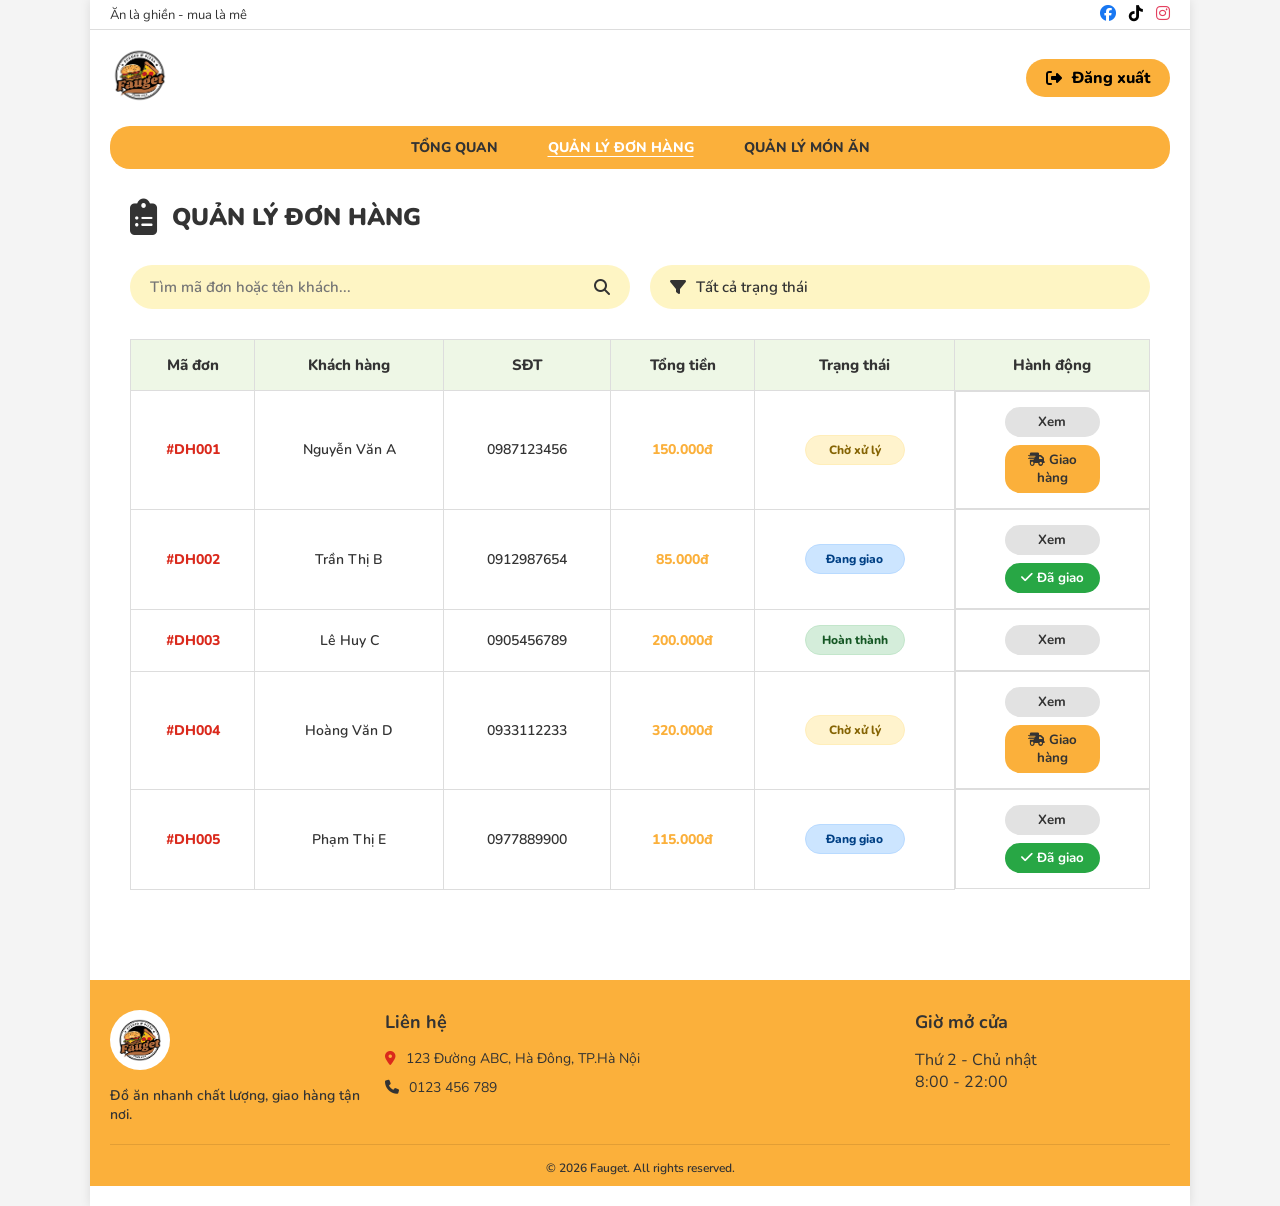
<file: admin/admin-orders.html>
<!DOCTYPE html>
<html lang="vi">
<head>
    <meta charset="UTF-8">
    <meta name="viewport" content="width=device-width, initial-scale=1.0">
    <title>Quản Lý Đơn Hàng - Admin</title>
    <link rel="stylesheet" href="https://cdnjs.cloudflare.com/ajax/libs/font-awesome/6.4.0/css/all.min.css">
    <link href="https://fonts.googleapis.com/css2?family=Nunito:wght@400;600;700;800;900&display=swap" rel="stylesheet">
    <style>
        :root {
            --primary-color: #fbb03b; 
            --bg-light-green: #eef7e6; 
            --bg-light-yellow: #fef5c4; 
            --text-dark: #333333;
            --border-color: #ddd;
        }

        * { margin: 0; padding: 0; box-sizing: border-box; font-family: 'Nunito', sans-serif; }
        body { background-color: #f4f4f4; color: var(--text-dark); }
        .container { max-width: 1100px; margin: 0 auto; background-color: #ffffff; box-shadow: 0 0 10px rgba(0,0,0,0.1); padding-bottom: 20px; }
        a { text-decoration: none; color: inherit; }
        ul { list-style: none; }

        /* --- TOP BAR & HEADER --- */
        .top-bar { display: flex; justify-content: space-between; align-items: center; padding: 5px 20px; font-size: 13px; border-bottom: 1px solid var(--border-color); }
        .social-icons i { margin-left: 10px; font-size: 16px; cursor: pointer; color: #555;}
        
        .header { display: flex; justify-content: space-between; align-items: center; padding: 15px 20px; }
        .logo img { height: 60px; }
        .admin-profile { display: flex; align-items: center; }
        .btn-profile { 
            background-color: var(--primary-color); 
            border: none; 
            padding: 8px 20px; 
            border-radius: 20px; 
            font-weight: 800; 
            font-size: 16px;
            cursor: pointer;
            display: flex;
            align-items: center;
            gap: 10px;
        }

        /* --- NAVBAR ADMIN --- */
        .admin-navbar-wrapper { padding: 0 20px; margin-bottom: 30px; }
        .admin-navbar { 
            background-color: var(--primary-color); 
            display: flex; 
            justify-content: center; 
            align-items: center; 
            padding: 12px 20px; 
            border-radius: 20px;
        }
        .admin-navbar ul { display: flex; gap: 50px; font-weight: 800; text-transform: uppercase; font-size: 14px; }
        .admin-navbar ul li a { transition: 0.3s ease; }
        .admin-navbar ul li a:hover, .admin-navbar ul li a.active { color: #fff; }

        .admin-content { padding: 0 40px 50px; }

        /* Tiêu đề trang */
        .page-title { display: flex; align-items: center; gap: 15px; margin-bottom: 30px; }
        .page-title i { font-size: 36px; color: var(--text-dark); }
        .page-title h2 { font-size: 24px; font-weight: 900; text-transform: uppercase; }

        /* Thanh Tìm kiếm và Lọc */
        .filter-section { display: flex; gap: 20px; margin-bottom: 30px; }
        .search-box, .filter-box {
            flex: 1;
            background-color: var(--bg-light-yellow);
            border-radius: 25px;
            padding: 12px 20px;
            display: flex;
            align-items: center;
            gap: 10px;
        }
        .search-box input, .filter-box select {
            flex: 1; border: none; background: transparent; outline: none;
            font-size: 15px; font-weight: 600; color: var(--text-dark);
        }
        .filter-box select { appearance: none; cursor: pointer; }

        /* Bảng Dữ liệu */
        .data-table { width: 100%; border-collapse: collapse; text-align: center; }
        .data-table th, .data-table td { border: 1px solid var(--border-color); padding: 15px 10px; vertical-align: middle; }
        .data-table th { background-color: var(--bg-light-green); font-weight: 800; font-size: 15px; }
        .data-table td { font-weight: 600; font-size: 14px; }

        /* Badge Trạng thái CSS MỚI ĐỂ HIỂN THỊ MÀU */
        .status-badge {
            display: inline-block; padding: 6px 12px; border-radius: 20px;
            font-weight: 800; font-size: 12px; min-width: 100px;
        }
        .status-pending { background-color: #fff3cd; color: #856404; border: 1px solid #ffeeba; }
        .status-delivering { background-color: #cce5ff; color: #004085; border: 1px solid #b8daff; }
        .status-completed { background-color: #d4edda; color: #155724; border: 1px solid #c3e6cb; }

        /* Nút Hành động */
        .action-btns { display: flex; flex-direction: column; gap: 8px; align-items: center; }
        .btn-action { border: none; padding: 6px 15px; border-radius: 15px; font-weight: 700; cursor: pointer; width: 95px; transition: 0.2s; }
        .btn-view { background-color: #e2e2e2; color: var(--text-dark); }
        .btn-approve { background-color: var(--primary-color); color: var(--text-dark); }
        .btn-success { background-color: #28a745; color: white; }
        .btn-action:hover { filter: brightness(0.9); }

        /* --- FOOTER --- */
        .footer { background-color: var(--primary-color); padding: 30px 20px 10px; margin-top: 40px; }
        .footer-content { display: grid; grid-template-columns: 1fr 2fr 1fr; gap: 20px; margin-bottom: 20px; }
        .footer-logo img { height: 60px; margin-bottom: 10px; background-color: #fff; border-radius: 50%; padding: 5px; }
        .footer-logo p { font-size: 14px; font-weight: 600; }
        .footer-contact h4, .footer-hours h4 { font-size: 18px; margin-bottom: 15px; }
        .footer-contact ul li { margin-bottom: 10px; font-size: 14px; display: flex; align-items: center; gap: 10px; }
        .copyright { text-align: center; padding-top: 15px; border-top: 1px solid rgba(0,0,0,0.1); font-size: 12px; font-weight: 600; }
    </style>
</head>
<body>

<div class="container">
    <div class="top-bar">
        <span>Ăn là ghiền - mua là mê</span>
        <div class="social-icons">
            <i class="fa-brands fa-facebook" style="color: #1877F2;"></i>
            <i class="fa-brands fa-tiktok" style="color: #000;"></i>
            <i class="fa-brands fa-instagram" style="color: #E4405F;"></i>
        </div>
    </div>

    <header class="header">
        <div class="logo">
            <a href="../index.html"><img src="../assets/images/fauget.png" alt="Fauget Logo"></a>
        </div>
        <div class="admin-profile">
            <button class="btn-profile" onclick="window.location.href='../index.html'">
                <i class="fa-solid fa-right-from-bracket"></i> Đăng xuất
            </button>
        </div>
    </header>

    <div class="admin-navbar-wrapper">
        <nav class="admin-navbar">
            <ul>
                <li><a href="#">TỔNG QUAN</a></li>
                <li><a href="admin-orders.html" class="active" style="color: #fff; text-decoration: underline; text-underline-offset: 4px;">QUẢN LÝ ĐƠN HÀNG</a></li>
                <li><a href="admin-products.html">QUẢN LÝ MÓN ĂN</a></li>
            </ul>
        </nav>
    </div>

    <div class="admin-content">
        <div class="page-title">
            <i class="fa-solid fa-clipboard-list"></i>
            <h2>QUẢN LÝ ĐƠN HÀNG</h2>
        </div>

        <div class="filter-section">
            <div class="search-box">
                <input type="text" id="searchInput" placeholder="Tìm mã đơn hoặc tên khách...">
                <i class="fa-solid fa-magnifying-glass"></i>
            </div>
            <div class="filter-box">
                <i class="fa-solid fa-filter"></i>
                <select id="statusFilter">
                    <option value="all">Tất cả trạng thái</option>
                    <option value="pending">Chờ xử lý</option>
                    <option value="delivering">Đang giao</option>
                    <option value="completed">Hoàn thành</option>
                </select>
            </div>
        </div>

        <table class="data-table">
            <thead>
                <tr>
                    <th>Mã đơn</th>
                    <th>Khách hàng</th>
                    <th>SĐT</th>
                    <th>Tổng tiền</th>
                    <th>Trạng thái</th>
                    <th>Hành động</th>
                </tr>
            </thead>
            <tbody id="orderTableBody">
                </tbody>
        </table>
    </div>

    <footer class="footer">
        <div class="footer-content">
            <div class="footer-logo">
                <img src="../assets/images/fauget.png" alt="Fauget Logo">
                <p>Đồ ăn nhanh chất lượng, giao hàng tận nơi.</p>
            </div>
            <div class="footer-contact">
                <h4>Liên hệ</h4>
                <ul>
                    <li><i class="fa-solid fa-location-dot" style="color: #da291c;"></i> 123 Đường ABC, Hà Đông, TP.Hà Nội</li>
                    <li><i class="fa-solid fa-phone"></i> 0123 456 789</li>
                </ul>
            </div>
            <div class="footer-hours">
                <h4>Giờ mở cửa</h4>
                <p>Thứ 2 - Chủ nhật</p>
                <p>8:00 - 22:00</p>
            </div>
        </div>
        <div class="copyright">
            © 2026 Fauget. All rights reserved.
        </div>
    </footer>
</div>

<script>
    // 1. Dữ liệu giả lập danh sách đơn hàng (Mock Database)
    let orders = [
        { id: 'DH001', customer: 'Nguyễn Văn A', phone: '0987123456', total: 150000, status: 'pending' },
        { id: 'DH002', customer: 'Trần Thị B', phone: '0912987654', total: 85000, status: 'delivering' },
        { id: 'DH003', customer: 'Lê Huy C', phone: '0905456789', total: 200000, status: 'completed' },
        { id: 'DH004', customer: 'Hoàng Văn D', phone: '0933112233', total: 320000, status: 'pending' },
        { id: 'DH005', customer: 'Phạm Thị E', phone: '0977889900', total: 115000, status: 'delivering' }
    ];

    // 2. Hàm in đơn hàng ra bảng HTML
    function renderOrders(data) {
        const tbody = document.getElementById('orderTableBody');
        tbody.innerHTML = ''; // Xóa dữ liệu cũ

        if(data.length === 0) {
            tbody.innerHTML = `<tr><td colspan="6" style="color: red;">Không tìm thấy đơn hàng nào!</td></tr>`;
            return;
        }

        data.forEach(order => {
            let statusText = '';
            let statusClass = '';
            let actionBtn = '';

            if (order.status === 'pending') {
                statusText = 'Chờ xử lý';
                statusClass = 'status-pending';
                actionBtn = `<button class="btn-action btn-approve" onclick="updateStatus('${order.id}', 'delivering')"><i class="fa-solid fa-truck-fast"></i> Giao hàng</button>`;
            } 
            else if (order.status === 'delivering') {
                statusText = 'Đang giao';
                statusClass = 'status-delivering';
                actionBtn = `<button class="btn-action btn-success" onclick="updateStatus('${order.id}', 'completed')"><i class="fa-solid fa-check"></i> Đã giao</button>`;
            } 
            else {
                statusText = 'Hoàn thành';
                statusClass = 'status-completed';
                actionBtn = '';
            }

            // Đổ HTML vào
            let row = `
                <tr>
                    <td style="color: #da291c; font-weight: 800;">#${order.id}</td>
                    <td>${order.customer}</td>
                    <td>${order.phone}</td>
                    <td style="color: var(--primary-color); font-weight: 800;">${order.total.toLocaleString('vi-VN')}đ</td>
                    <td><span class="status-badge ${statusClass}">${statusText}</span></td>
                    <td class="action-btns">
                        <button class="btn-action btn-view" onclick="viewOrder('${order.id}')">Xem</button>
                        ${actionBtn}
                    </td>
                </tr>
            `;
            tbody.innerHTML += row;
        });
    }

    // 3. Hàm chuyển đổi trạng thái (Approve Order)
    function updateStatus(orderId, newStatus) {
        // Tìm đơn hàng trong mảng và đổi trạng thái
        let orderIndex = orders.findIndex(o => o.id === orderId);
        if (orderIndex !== -1) {
            orders[orderIndex].status = newStatus;
            
            // Thông báo
            if(newStatus === 'delivering') alert(`Đã duyệt đơn ${orderId}. Chuyển cho shipper đi giao!`);
            if(newStatus === 'completed') alert(`Đơn ${orderId} đã giao thành công!`);
            
            // Vẽ lại bảng
            applyFilters();
        }
    }

    // 4. Hàm Xem chi tiết (Tạm dùng Alert)
    function viewOrder(orderId) {
        let order = orders.find(o => o.id === orderId);
        alert(`CHI TIẾT ĐƠN HÀNG: \n- Mã: ${order.id}\n- Khách: ${order.customer}\n- Số điện thoại: ${order.phone}\n- Tổng thu: ${order.total.toLocaleString('vi-VN')}đ`);
    }

    // 5. Tính năng Lọc (Filter) & Tìm kiếm (Search)
    function applyFilters() {
        let searchValue = document.getElementById('searchInput').value.toLowerCase();
        let statusValue = document.getElementById('statusFilter').value;

        let filteredOrders = orders.filter(order => {
            // Lọc theo search (Mã đơn hoặc Tên)
            let matchSearch = order.id.toLowerCase().includes(searchValue) || order.customer.toLowerCase().includes(searchValue);
            // Lọc theo trạng thái
            let matchStatus = (statusValue === 'all') || (order.status === statusValue);
            
            return matchSearch && matchStatus;
        });

        renderOrders(filteredOrders);
    }

    // Gắn sự kiện lắng nghe khi gõ phím vào ô tìm kiếm hoặc chọn ô lọc
    document.getElementById('searchInput').addEventListener('input', applyFilters);
    document.getElementById('statusFilter').addEventListener('change', applyFilters);

    // Chạy lần đầu tiên khi mở trang
    renderOrders(orders);

</script>
</body>
</html>
</file>
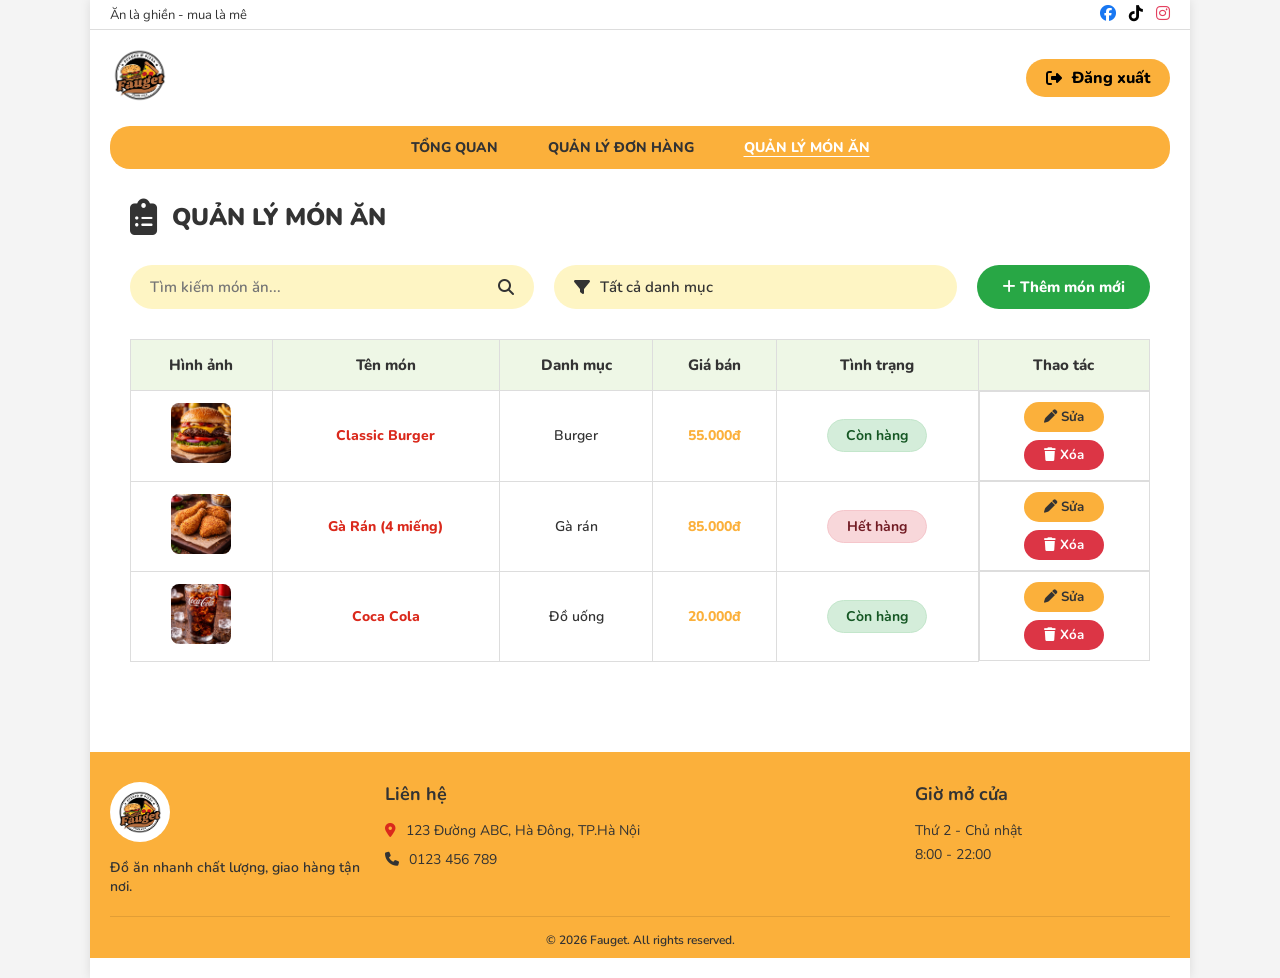
<file: admin/admin-products.html>
<!DOCTYPE html>
<html lang="vi">
<head>
    <meta charset="UTF-8">
    <meta name="viewport" content="width=device-width, initial-scale=1.0">
    <title>Quản Lý Món Ăn - Admin</title>
    <link rel="stylesheet" href="https://cdnjs.cloudflare.com/ajax/libs/font-awesome/6.4.0/css/all.min.css">
    <link href="https://fonts.googleapis.com/css2?family=Nunito:wght@400;600;700;800;900&display=swap" rel="stylesheet">
    <style>
        /* --- CÀI ĐẶT CHUNG --- */
        :root {
            --primary-color: #fbb03b; 
            --bg-light-green: #eef7e6; 
            --bg-light-yellow: #fef5c4; 
            --text-dark: #333333;
            --border-color: #ddd;
        }

        * { margin: 0; padding: 0; box-sizing: border-box; font-family: 'Nunito', sans-serif; }
        body { background-color: #f4f4f4; color: var(--text-dark); }
        .container { max-width: 1100px; margin: 0 auto; background-color: #ffffff; box-shadow: 0 0 10px rgba(0,0,0,0.1); padding-bottom: 20px; position: relative;}
        a { text-decoration: none; color: inherit; }
        ul { list-style: none; }

        /* --- TOP BAR & HEADER ADMIN --- */
        .top-bar { display: flex; justify-content: space-between; align-items: center; padding: 5px 20px; font-size: 13px; border-bottom: 1px solid var(--border-color); }
        .social-icons i { margin-left: 10px; font-size: 16px; cursor: pointer; color: #555;}
        
        .header { display: flex; justify-content: space-between; align-items: center; padding: 15px 20px; }
        .logo img { height: 60px; }
        .admin-profile { display: flex; align-items: center; gap: 10px;}
        .btn-profile { background-color: var(--primary-color); border: none; padding: 8px 20px; border-radius: 20px; font-weight: 800; font-size: 16px; cursor: pointer; display: flex; align-items: center; gap: 10px; }

        /* --- NAVBAR ADMIN --- */
        .admin-navbar-wrapper { padding: 0 20px; margin-bottom: 30px; }
        .admin-navbar { background-color: var(--primary-color); display: flex; justify-content: center; align-items: center; padding: 12px 20px; border-radius: 20px; }
        .admin-navbar ul { display: flex; gap: 50px; font-weight: 800; text-transform: uppercase; font-size: 14px; }
        .admin-navbar ul li a { transition: 0.3s ease; }
        .admin-navbar ul li a:hover, .admin-navbar ul li a.active { color: #fff; }

        /* --- NỘI DUNG QUẢN LÝ MÓN ĂN --- */
        .admin-content { padding: 0 40px 50px; }
        .page-title { display: flex; align-items: center; gap: 15px; margin-bottom: 30px; }
        .page-title i { font-size: 36px; color: var(--text-dark); }
        .page-title h2 { font-size: 24px; font-weight: 900; text-transform: uppercase; }

        .filter-section { display: flex; gap: 20px; margin-bottom: 30px; align-items: center;}
        .search-box, .filter-box { flex: 1; background-color: var(--bg-light-yellow); border-radius: 25px; padding: 12px 20px; display: flex; align-items: center; gap: 10px; }
        .search-box input, .filter-box select { flex: 1; border: none; background: transparent; outline: none; font-size: 15px; font-weight: 600; color: var(--text-dark); }
        .filter-box select { appearance: none; cursor: pointer; }
        
        .btn-add-product { background-color: #28a745; color: white; border: none; padding: 12px 25px; border-radius: 25px; font-weight: 800; font-size: 15px; cursor: pointer; transition: 0.2s; white-space: nowrap;}
        .btn-add-product:hover { background-color: #218838; }

        /* Bảng Dữ liệu */
        .data-table { width: 100%; border-collapse: collapse; text-align: center; }
        .data-table th, .data-table td { border: 1px solid var(--border-color); padding: 10px; vertical-align: middle; }
        .data-table th { background-color: var(--bg-light-green); font-weight: 800; font-size: 15px; padding: 15px 10px;}
        .data-table td { font-weight: 600; font-size: 14px; }
        
        /* Hình ảnh trong bảng */
        .product-img { width: 60px; height: 60px; object-fit: cover; border-radius: 8px; background-color: #fff;}

        .status-badge { display: inline-block; padding: 6px 15px; border-radius: 20px; font-weight: 700; min-width: 100px; }
        .status-in-stock { background-color: #d4edda; color: #155724; border: 1px solid #c3e6cb; }
        .status-out-stock { background-color: #f8d7da; color: #721c24; border: 1px solid #f5c6cb; }

        .action-btns { display: flex; flex-direction: column; gap: 8px; align-items: center; }
        .btn-action { border: none; padding: 6px 15px; border-radius: 15px; font-weight: 700; cursor: pointer; width: 80px; transition: 0.2s; }
        .btn-edit { background-color: var(--primary-color); color: var(--text-dark); }
        .btn-delete { background-color: #dc3545; color: white; }
        .btn-action:hover { filter: brightness(0.95); }

        /* Modal */
        .modal-overlay {
            display: none; 
            position: fixed; top: 0; left: 0; width: 100%; height: 100%;
            background-color: rgba(0,0,0,0.5); z-index: 1000;
            justify-content: center; align-items: center;
        }
        .modal-content {
            background-color: var(--bg-light-green);
            padding: 30px 40px;
            border-radius: 30px;
            width: 600px; max-width: 90%;
            position: relative;
        }
        .close-btn {
            position: absolute; top: 20px; right: 25px;
            font-size: 30px; cursor: pointer; color: var(--primary-color);
            -webkit-text-stroke: 2px #333; 
        }
        .modal-content h3 { font-size: 22px; font-weight: 900; text-transform: uppercase; margin-bottom: 25px; text-align: center;}
        
        .form-group { margin-bottom: 15px; }
        .form-row { display: flex; gap: 20px; }
        .form-row .form-group { flex: 1; }
        .form-group label { display: block; font-weight: 800; margin-bottom: 8px; font-size: 14px; text-transform: uppercase; }
        .form-group input, .form-group textarea, .form-group select {
            width: 100%; padding: 12px 15px; border: none; border-radius: 20px;
            font-size: 14px; outline: none; background-color: #fff; font-weight: 600; box-shadow: inset 0 1px 3px rgba(0,0,0,0.1);
        }
        .form-group textarea { resize: vertical; min-height: 80px; }

        .modal-actions { display: flex; justify-content: center; gap: 20px; margin-top: 20px;}
        .btn-modal { border: none; padding: 12px 30px; border-radius: 20px; font-weight: 900; font-size: 16px; cursor: pointer; text-transform: uppercase; }
        .btn-cancel { background-color: #ccc; color: #333; }
        .btn-save { background-color: var(--primary-color); color: #333; }
        .btn-modal:hover { filter: brightness(0.95); }

        /* --- FOOTER --- */
        .footer { background-color: var(--primary-color); padding: 30px 20px 10px; margin-top: 40px; }
        .footer-content { display: grid; grid-template-columns: 1fr 2fr 1fr; gap: 20px; margin-bottom: 20px; }
        .footer-logo img { height: 60px; margin-bottom: 10px; background-color: #fff; border-radius: 50%; padding: 5px; }
        .footer-logo p { font-size: 14px; font-weight: 600; }
        .footer-contact h4, .footer-hours h4 { font-size: 18px; margin-bottom: 15px; }
        .footer-contact ul li { margin-bottom: 10px; font-size: 14px; display: flex; align-items: center; gap: 10px; }
        .footer-hours p { font-size: 14px; margin-bottom: 5px; }
        .copyright { text-align: center; padding-top: 15px; border-top: 1px solid rgba(0,0,0,0.1); font-size: 12px; font-weight: 600; }
    </style>
</head>
<body>

<div class="container">
    <div class="top-bar">
        <span>Ăn là ghiền - mua là mê</span>
        <div class="social-icons">
            <i class="fa-brands fa-facebook" style="color: #1877F2;"></i>
            <i class="fa-brands fa-tiktok" style="color: #000;"></i>
            <i class="fa-brands fa-instagram" style="color: #E4405F;"></i>
        </div>
    </div>

    <header class="header">
        <div class="logo">
            <a href="../index.html"><img src="../assets/images/fauget.png" alt="Fauget Logo"></a>
        </div>
        <div class="admin-profile">
            <button class="btn-profile" onclick="window.location.href='../index.html'"><i class="fa-solid fa-right-from-bracket"></i> Đăng xuất</button>
        </div>
    </header>

    <div class="admin-navbar-wrapper">
        <nav class="admin-navbar">
            <ul>
                <li><a href="#">TỔNG QUAN</a></li>
                <li><a href="admin-orders.html">QUẢN LÝ ĐƠN HÀNG</a></li>
                <li><a href="admin-products.html" class="active" style="color: #fff; text-decoration: underline; text-underline-offset: 4px;">QUẢN LÝ MÓN ĂN</a></li>
            </ul>
        </nav>
    </div>

    <div class="admin-content">
        <div class="page-title">
            <i class="fa-solid fa-clipboard-list"></i>
            <h2>QUẢN LÝ MÓN ĂN</h2>
        </div>

        <div class="filter-section">
            <div class="search-box">
                <input type="text" id="searchInput" placeholder="Tìm kiếm món ăn...">
                <i class="fa-solid fa-magnifying-glass"></i>
            </div>
            <div class="filter-box">
                <i class="fa-solid fa-filter"></i>
                <select id="categoryFilter">
                    <option value="all">Tất cả danh mục</option>
                    <option value="burger">Burger</option>
                    <option value="chicken">Gà rán</option>
                    <option value="drink">Đồ uống</option>
                </select>
            </div>
            <button class="btn-add-product" onclick="openModal()"><i class="fa-solid fa-plus"></i> Thêm món mới</button>
        </div>

        <table class="data-table">
            <thead>
                <tr>
                    <th>Hình ảnh</th>
                    <th>Tên món</th>
                    <th>Danh mục</th>
                    <th>Giá bán</th>
                    <th>Tình trạng</th>
                    <th>Thao tác</th>
                </tr>
            </thead>
            <tbody id="productTableBody">
                </tbody>
        </table>
    </div>

    <div id="productModal" class="modal-overlay">
        <div class="modal-content">
            <span class="close-btn" onclick="closeModal()"><i class="fa-solid fa-xmark"></i></span>
            <h3 id="modalTitle">THÊM MÓN ĂN MỚI</h3>
            
            <div class="form-group">
                <label>Tên món ăn</label>
                <input type="text" id="prodName" placeholder="Nhập tên món...">
            </div>
            
            <div class="form-row">
                <div class="form-group">
                    <label>Danh mục</label>
                    <select id="prodCategory">
                        <option value="">Chọn danh mục</option>
                        <option value="burger">Burger</option>
                        <option value="chicken">Gà rán</option>
                        <option value="drink">Đồ uống</option>
                    </select>
                </div>
                <div class="form-group">
                    <label>Giá bán (VNĐ)</label>
                    <input type="number" id="prodPrice" placeholder="Ví dụ: 55000">
                </div>
            </div>

            <div class="form-group">
                <label>Link hình ảnh (URL)</label>
                <input type="text" id="prodImage" placeholder="Nhập đường dẫn ảnh (hoặc để trống dùng ảnh mặc định)">
            </div>

            <div class="form-group">
                <label>Trạng thái</label>
                <select id="prodStatus">
                    <option value="Còn hàng">Đang bán (Còn hàng)</option>
                    <option value="Hết hàng">Ngưng bán (Hết hàng)</option>
                </select>
            </div>

            <div class="modal-actions">
                <button class="btn-modal btn-cancel" onclick="closeModal()">HỦY BỎ</button>
                <button class="btn-modal btn-save" onclick="saveProduct()">LƯU DỮ LIỆU</button>
            </div>
        </div>
    </div>

    <footer class="footer">
        <div class="footer-content">
            <div class="footer-logo">
                <img src="../assets/images/fauget.png" alt="Fauget Logo">
                <p>Đồ ăn nhanh chất lượng, giao hàng tận nơi.</p>
            </div>
            <div class="footer-contact">
                <h4>Liên hệ</h4>
                <ul>
                    <li><i class="fa-solid fa-location-dot" style="color: #da291c;"></i> 123 Đường ABC, Hà Đông, TP.Hà Nội</li>
                    <li><i class="fa-solid fa-phone"></i> 0123 456 789</li>
                </ul>
            </div>
            <div class="footer-hours">
                <h4>Giờ mở cửa</h4>
                <p>Thứ 2 - Chủ nhật</p>
                <p>8:00 - 22:00</p>
            </div>
        </div>
        <div class="copyright">
            © 2026 Fauget. All rights reserved.
        </div>
    </footer>
</div>

<script>
    // 1. Dữ liệu giả lập
    let products = [
        { id: 1, name: "Classic Burger", category: "burger", price: 55000, status: "Còn hàng", image: "../assets/images/classic-burger.png" },
        { id: 2, name: "Gà Rán (4 miếng)", category: "chicken", price: 85000, status: "Hết hàng", image: "../assets/images/ga-4-mieng.png" },
        { id: 3, name: "Coca Cola", category: "drink", price: 20000, status: "Còn hàng", image: "../assets/images/cocacola.png" }
    ];
    let editingId = null;

    // 2. Hàm in danh sách món ăn ra bảng
    function renderProducts(data) {
        const tbody = document.getElementById('productTableBody');
        tbody.innerHTML = ''; 

        if(data.length === 0) {
            tbody.innerHTML = `<tr><td colspan="6" style="color: red;">Không tìm thấy món ăn nào!</td></tr>`;
            return;
        }

        data.forEach(prod => {
            let catName = prod.category === 'burger' ? 'Burger' : (prod.category === 'chicken' ? 'Gà rán' : 'Đồ uống');
            
            let statusClass = prod.status === 'Còn hàng' ? 'status-in-stock' : 'status-out-stock';

            let row = `
                <tr>
                    <td><img src="${prod.image}" class="product-img" alt="${prod.name}"></td>
                    <td style="font-weight: 800; color: #da291c;">${prod.name}</td>
                    <td>${catName}</td>
                    <td style="color: var(--primary-color); font-weight: 800;">${Number(prod.price).toLocaleString('vi-VN')}đ</td>
                    <td><span class="status-badge ${statusClass}">${prod.status}</span></td>
                    <td class="action-btns">
                        <button class="btn-action btn-edit" onclick="openModal(${prod.id})"><i class="fa-solid fa-pen"></i> Sửa</button>
                        <button class="btn-action btn-delete" onclick="deleteProduct(${prod.id})"><i class="fa-solid fa-trash"></i> Xóa</button>
                    </td>
                </tr>
            `;
            tbody.innerHTML += row;
        });
    }

    // 3. Mở Modal 
    function openModal(id = null) {
        document.getElementById("productModal").style.display = "flex";
        
        if (id) {
            // Chế độ Sửa
            editingId = id;
            document.getElementById("modalTitle").innerText = "CẬP NHẬT MÓN ĂN";
            let prod = products.find(p => p.id === id);
            
            // Đổ dữ liệu cũ vào form
            document.getElementById("prodName").value = prod.name;
            document.getElementById("prodCategory").value = prod.category;
            document.getElementById("prodPrice").value = prod.price;
            document.getElementById("prodImage").value = prod.image;
            document.getElementById("prodStatus").value = prod.status;
        } else {
            // Chế độ Thêm mới (Xóa trắng form)
            editingId = null;
            document.getElementById("modalTitle").innerText = "THÊM MÓN ĂN MỚI";
            document.getElementById("prodName").value = "";
            document.getElementById("prodCategory").value = "";
            document.getElementById("prodPrice").value = "";
            document.getElementById("prodImage").value = "";
            document.getElementById("prodStatus").value = "Còn hàng";
        }
    }

    // 4. Đóng Modal
    function closeModal() {
        document.getElementById("productModal").style.display = "none";
    }

    // 5. Lưu dữ liệu (Thêm mới hoặc Cập nhật)
    function saveProduct() {
        // Lấy dữ liệu từ form
        let name = document.getElementById("prodName").value.trim();
        let category = document.getElementById("prodCategory").value;
        let price = document.getElementById("prodPrice").value;
        let image = document.getElementById("prodImage").value.trim() || "https://via.placeholder.com/60/cccccc/000000?text=No+Image";
        let status = document.getElementById("prodStatus").value;

        // Validate cơ bản
        if (!name || !category || !price) {
            alert("Vui lòng nhập đầy đủ Tên, Danh mục và Giá bán!");
            return;
        }

        if (editingId) {
            // Cập nhật
            let index = products.findIndex(p => p.id === editingId);
            products[index] = { id: editingId, name, category, price, status, image };
            alert("Cập nhật thành công!");
        } else {
            // Thêm mới (Tạo ID tự động)
            let newId = products.length > 0 ? Math.max(...products.map(p => p.id)) + 1 : 1;
            products.push({ id: newId, name, category, price, status, image });
            alert("Thêm món ăn thành công!");
        }

        closeModal();
        applyFilters(); // Render lại bảng
    }

    // 6. Xóa món ăn
    function deleteProduct(id) {
        if(confirm("Bạn có chắc chắn muốn xóa món này không?")) {
            products = products.filter(p => p.id !== id);
            applyFilters();
        }
    }

    // 7. Lọc và Tìm kiếm
    function applyFilters() {
        let searchValue = document.getElementById('searchInput').value.toLowerCase();
        let catValue = document.getElementById('categoryFilter').value;

        let filteredList = products.filter(prod => {
            let matchSearch = prod.name.toLowerCase().includes(searchValue);
            let matchCategory = (catValue === 'all') || (prod.category === catValue);
            return matchSearch && matchCategory;
        });

        renderProducts(filteredList);
    }

    // Lắng nghe sự kiện tìm kiếm và lọc
    document.getElementById('searchInput').addEventListener('input', applyFilters);
    document.getElementById('categoryFilter').addEventListener('change', applyFilters);

    // Render lần đầu khi tải trang
    renderProducts(products);

</script>

</body>
</html>
</file>
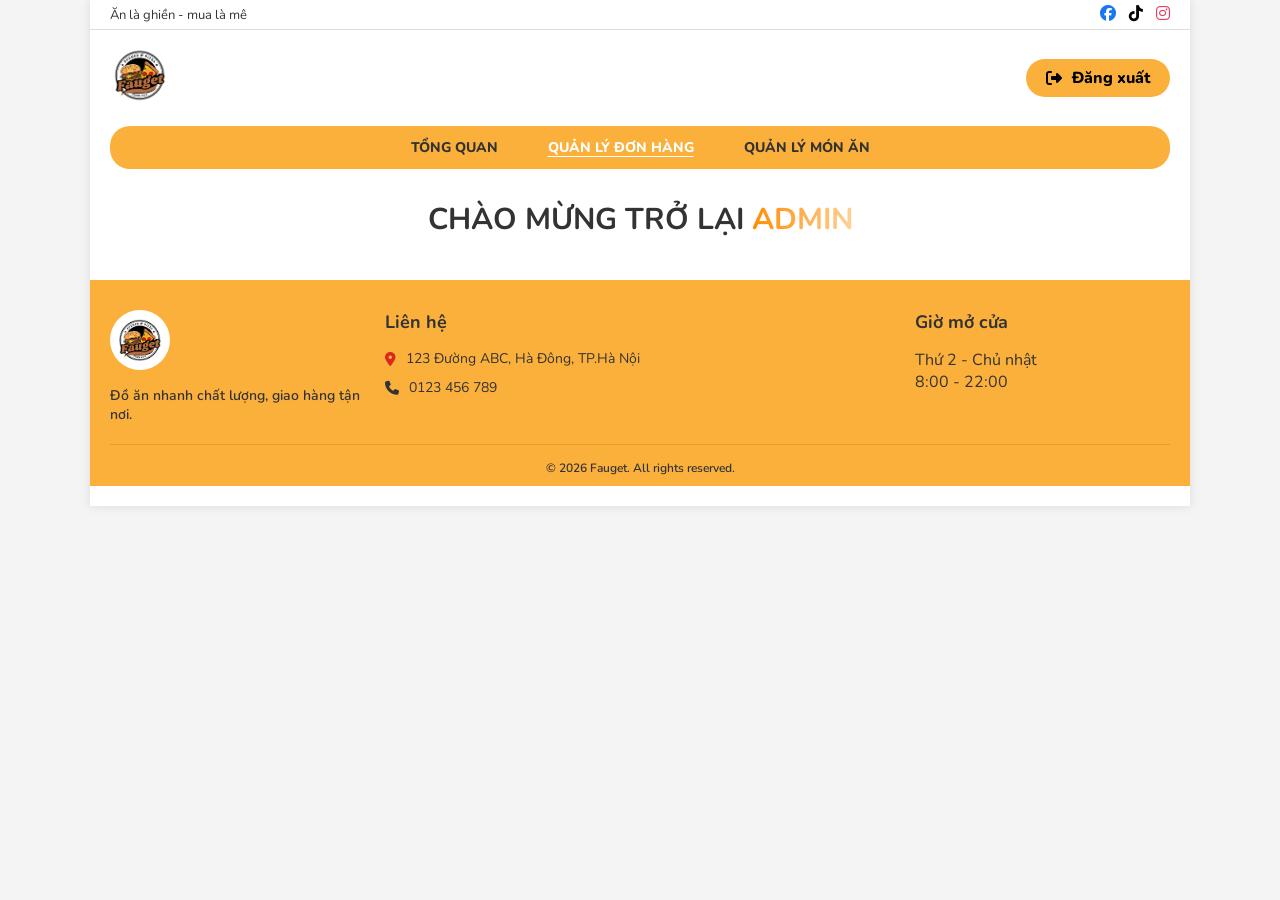
<file: admin/admin-tongquan.html>
<!DOCTYPE html>
<html lang="vi">
<head>
    <meta charset="UTF-8">
    <meta name="viewport" content="width=device-width, initial-scale=1.0">
    <title>Quản Lý Đơn Hàng - Admin</title>
    <link rel="stylesheet" href="https://cdnjs.cloudflare.com/ajax/libs/font-awesome/6.4.0/css/all.min.css">
    <link href="https://fonts.googleapis.com/css2?family=Nunito:wght@400;600;700;800;900&display=swap" rel="stylesheet">
    <style>
        :root {
            --primary-color: #fbb03b; 
            --bg-light-green: #eef7e6; 
            --bg-light-yellow: #fef5c4; 
            --text-dark: #333333;
            --border-color: #ddd;
        }

        * { margin: 0; padding: 0; box-sizing: border-box; font-family: 'Nunito', sans-serif; }
        body { background-color: #f4f4f4; color: var(--text-dark); }
        .container { max-width: 1100px; margin: 0 auto; background-color: #ffffff; box-shadow: 0 0 10px rgba(0,0,0,0.1); padding-bottom: 20px; }
        a { text-decoration: none; color: inherit; }
        ul { list-style: none; }

        /* --- TOP BAR & HEADER --- */
        .top-bar { display: flex; justify-content: space-between; align-items: center; padding: 5px 20px; font-size: 13px; border-bottom: 1px solid var(--border-color); }
        .social-icons i { margin-left: 10px; font-size: 16px; cursor: pointer; color: #555;}
        
        .header { display: flex; justify-content: space-between; align-items: center; padding: 15px 20px; }
        .logo img { height: 60px; }
        .admin-profile { display: flex; align-items: center; }
        .btn-profile { 
            background-color: var(--primary-color); 
            border: none; 
            padding: 8px 20px; 
            border-radius: 20px; 
            font-weight: 800; 
            font-size: 16px;
            cursor: pointer;
            display: flex;
            align-items: center;
            gap: 10px;
        }

        /* --- NAVBAR ADMIN --- */
        .admin-navbar-wrapper { padding: 0 20px; margin-bottom: 30px; }
        .admin-navbar { 
            background-color: var(--primary-color); 
            display: flex; 
            justify-content: center; 
            align-items: center; 
            padding: 12px 20px; 
            border-radius: 20px;
        }
        .admin-navbar ul { display: flex; gap: 50px; font-weight: 800; text-transform: uppercase; font-size: 14px; }
        .admin-navbar ul li a { transition: 0.3s ease; }
        .admin-navbar ul li a:hover, .admin-navbar ul li a.active { color: #fff; }

        .admin-content { padding: 0 40px 50px; }

        /* Tiêu đề trang */
        .page-title { display: flex; align-items: center; gap: 15px; margin-bottom: 30px; }
        .page-title i { font-size: 36px; color: var(--text-dark); }
        .page-title h2 { font-size: 24px; font-weight: 900; text-transform: uppercase; }

        /* Thanh Tìm kiếm và Lọc */
        .filter-section { display: flex; gap: 20px; margin-bottom: 30px; }
        .search-box, .filter-box {
            flex: 1;
            background-color: var(--bg-light-yellow);
            border-radius: 25px;
            padding: 12px 20px;
            display: flex;
            align-items: center;
            gap: 10px;
        }
        .search-box input, .filter-box select {
            flex: 1; border: none; background: transparent; outline: none;
            font-size: 15px; font-weight: 600; color: var(--text-dark);
        }
        .filter-box select { appearance: none; cursor: pointer; }

        /* Badge Trạng thái CSS MỚI ĐỂ HIỂN THỊ MÀU */
        .status-badge {
            display: inline-block; padding: 6px 12px; border-radius: 20px;
            font-weight: 800; font-size: 12px; min-width: 100px;
        }
        .status-pending { background-color: #fff3cd; color: #856404; border: 1px solid #ffeeba; }
        .status-delivering { background-color: #cce5ff; color: #004085; border: 1px solid #b8daff; }
        .status-completed { background-color: #d4edda; color: #155724; border: 1px solid #c3e6cb; }

        /* Nút Hành động */
        .action-btns { display: flex; flex-direction: column; gap: 8px; align-items: center; }
        .btn-action { border: none; padding: 6px 15px; border-radius: 15px; font-weight: 700; cursor: pointer; width: 95px; transition: 0.2s; }
        .btn-view { background-color: #e2e2e2; color: var(--text-dark); }
        .btn-approve { background-color: var(--primary-color); color: var(--text-dark); }
        .btn-success { background-color: #28a745; color: white; }
        .btn-action:hover { filter: brightness(0.9); }

        /* --- FOOTER --- */
        .footer { background-color: var(--primary-color); padding: 30px 20px 10px; margin-top: 40px; }
        .footer-content { display: grid; grid-template-columns: 1fr 2fr 1fr; gap: 20px; margin-bottom: 20px; }
        .footer-logo img { height: 60px; margin-bottom: 10px; background-color: #fff; border-radius: 50%; padding: 5px; }
        .footer-logo p { font-size: 14px; font-weight: 600; }
        .footer-contact h4, .footer-hours h4 { font-size: 18px; margin-bottom: 15px; }
        .footer-contact ul li { margin-bottom: 10px; font-size: 14px; display: flex; align-items: center; gap: 10px; }
        .copyright { text-align: center; padding-top: 15px; border-top: 1px solid rgba(0,0,0,0.1); font-size: 12px; font-weight: 600; }
    
        h1{
            justify-content: center;
            font-weight: bold;
            font-size: 30px;
            display: flex;
        }

        h1 span{
            background: linear-gradient(to right, darkorange, rgb(255, 209, 152));
            -webkit-text-fill-color: transparent;
            -webkit-background-clip: text;
            margin-left: 8px;

        }
    </style>
</head>
<body>

<div class="container">
    <div class="top-bar">
        <span>Ăn là ghiền - mua là mê</span>
        <div class="social-icons">
            <i class="fa-brands fa-facebook" style="color: #1877F2;"></i>
            <i class="fa-brands fa-tiktok" style="color: #000;"></i>
            <i class="fa-brands fa-instagram" style="color: #E4405F;"></i>
        </div>
    </div>

    <header class="header">
        <div class="logo">
            <a href="../index.html"><img src="../assets/images/fauget.png" alt="Fauget Logo"></a>
        </div>
        <div class="admin-profile">
            <button class="btn-profile" onclick="window.location.href='../index.html'">
                <i class="fa-solid fa-right-from-bracket"></i> Đăng xuất
            </button>
        </div>
    </header>

    

    <div class="admin-navbar-wrapper">
        <nav class="admin-navbar">
            <ul>
                <li><a href="admin-tongquan.html">TỔNG QUAN</a></li>
                <li><a href="admin-orders.html" class="active" style="color: #fff; text-decoration: underline; text-underline-offset: 4px;">QUẢN LÝ ĐƠN HÀNG</a></li>
                <li><a href="admin-products.html">QUẢN LÝ MÓN ĂN</a></li>
            </ul>
        </nav>
    </div>

<h1> CHÀO MỪNG TRỞ LẠI<span> ADMIN</span></h1>

    <footer class="footer">
        <div class="footer-content">
            <div class="footer-logo">
                <img src="../assets/images/fauget.png" alt="Fauget Logo">
                <p>Đồ ăn nhanh chất lượng, giao hàng tận nơi.</p>
            </div>
            <div class="footer-contact">
                <h4>Liên hệ</h4>
                <ul>
                    <li><i class="fa-solid fa-location-dot" style="color: #da291c;"></i> 123 Đường ABC, Hà Đông, TP.Hà Nội</li>
                    <li><i class="fa-solid fa-phone"></i> 0123 456 789</li>
                </ul>
            </div>
            <div class="footer-hours">
                <h4>Giờ mở cửa</h4>
                <p>Thứ 2 - Chủ nhật</p>
                <p>8:00 - 22:00</p>
            </div>
        </div>
        <div class="copyright">
            © 2026 Fauget. All rights reserved.
        </div>
    </footer>
</div>
</body>
</html>
</file>
<file: assets/css/cart.css>
:root {
    --primary-color: #fbb03b; 
    --bg-light-green: #eef7e6;
    --text-dark: #333333;
    --btn-red: #f85b6b;
    --border-color: #ddd;
}

* { margin: 0; padding: 0; box-sizing: border-box; font-family: 'Nunito', sans-serif; }
body { background-color: #f4f4f4; color: var(--text-dark); }
.container { max-width: 1100px; margin: 0 auto; background-color: #ffffff; box-shadow: 0 0 10px rgba(0,0,0,0.1); }
a { text-decoration: none; color: inherit; }
ul { list-style: none; }

.top-bar { display: flex; justify-content: space-between; align-items: center; padding: 5px 20px; font-size: 13px; border-bottom: 1px solid var(--border-color); }
.social-icons i { margin-left: 10px; font-size: 16px; cursor: pointer; }
.header { display: flex; justify-content: space-between; align-items: center; padding: 15px 20px; }
.logo img { height: 60px; }
.search-bar { flex: 1; max-width: 400px; position: relative; margin: 0 20px; }
.search-bar input { width: 100%; padding: 10px 40px 10px 15px; border-radius: 20px; border: none; background-color: #e5ffcc; outline: none; }
.search-bar i { position: absolute; right: 15px; top: 50%; transform: translateY(-50%); color: #555; cursor: pointer; }
.auth-buttons { display: flex; flex-direction: column; align-items: center; font-size: 14px; font-weight: 700; }
.auth-buttons .btn-register { background-color: var(--primary-color); padding: 5px 15px; border-radius: 15px; margin-bottom: 5px; color: #000; }

.navbar { background-color: var(--primary-color); display: flex; justify-content: center; align-items: center; padding: 10px 20px; position: relative; }
.navbar ul { display: flex; gap: 40px; font-weight: 800; text-transform: uppercase; font-size: 14px; }
.navbar ul li a:hover { color: #fff; }
.cart-icon { position: absolute; right: 20px; font-size: 24px; cursor: pointer; }

/* --- PHẦN GIỎ HÀNG --- */
.cart-section { padding: 40px 20px; }
.cart-header { font-size: 24px; font-weight: 800; margin-bottom: 25px; text-transform: uppercase; display: flex; align-items: center; gap: 10px; }
.cart-header i { color: var(--primary-color); font-size: 28px; }

.cart-layout { display: grid; grid-template-columns: 2fr 1fr; gap: 30px; }

/* Danh sách món */
.cart-items-container { background-color: #fff; border: 1px solid var(--border-color); border-radius: 15px; padding: 20px; }
.cart-item { display: flex; align-items: center; justify-content: space-between; padding-bottom: 20px; margin-bottom: 20px; border-bottom: 1px dashed var(--border-color); }
.cart-item:last-child { border-bottom: none; margin-bottom: 0; padding-bottom: 0; }
        
.item-info { display: flex; align-items: center; gap: 15px; flex: 2; }
.item-info img { width: 80px; height: 80px; object-fit: cover; border-radius: 10px; }
.item-details h4 { font-size: 16px; font-weight: 800; margin-bottom: 5px; }
.item-details p { font-size: 14px; color: var(--btn-red); font-weight: 700; }

.item-quantity { display: flex; align-items: center; gap: 10px; flex: 1; justify-content: center; }
.qty-btn { background-color: #f4f4f4; border: none; width: 30px; height: 30px; border-radius: 5px; font-size: 16px; font-weight: bold; cursor: pointer; transition: 0.2s; }
.qty-btn:hover { background-color: var(--primary-color); }
.qty-input { width: 40px; text-align: center; border: 1px solid var(--border-color); border-radius: 5px; height: 30px; font-weight: bold; outline: none; }

.item-total { flex: 1; text-align: right; font-weight: 800; font-size: 16px; }
.item-remove { color: #999; cursor: pointer; font-size: 18px; transition: 0.2s; margin-left: 15px; }
.item-remove:hover { color: var(--btn-red); }

        
.cart-summary { background-color: var(--bg-light-green); border-radius: 15px; padding: 25px; height: fit-content; }
.cart-summary h3 { font-size: 18px; font-weight: 800; margin-bottom: 20px; padding-bottom: 10px; border-bottom: 2px solid var(--primary-color); }
.summary-row { display: flex; justify-content: space-between; margin-bottom: 15px; font-size: 15px; font-weight: 600; }
.summary-row.total { font-size: 18px; font-weight: 800; color: var(--btn-red); border-top: 1px solid var(--border-color); padding-top: 15px; margin-top: 5px; }
        
.btn-checkout { background-color: var(--primary-color); color: #000; width: 100%; padding: 15px; border: none; border-radius: 30px; font-size: 16px; font-weight: 800; cursor: pointer; margin-top: 20px; text-transform: uppercase; transition: opacity 0.3s; }
.btn-checkout:hover { opacity: 0.8; }
.continue-shopping { display: block; text-align: center; margin-top: 15px; font-size: 14px; font-weight: 700; color: #555; text-decoration: underline; }
.continue-shopping:hover { color: var(--primary-color); }

        
.footer { background-color: var(--primary-color); padding: 30px 20px 10px; }
.footer-content { display: grid; grid-template-columns: 1fr 2fr 1fr; gap: 20px; margin-bottom: 20px; }
.footer-logo img { height: 60px; margin-bottom: 10px; background-color: #fff; border-radius: 50%; padding: 5px; }
.footer-logo p { font-size: 14px; font-weight: 600; }
.footer-contact h4, .footer-hours h4 { font-size: 18px; margin-bottom: 15px; }
.footer-contact ul li { margin-bottom: 10px; font-size: 14px; display: flex; align-items: center; gap: 10px; }
.footer-hours p { font-size: 14px; margin-bottom: 5px; }
.copyright { text-align: center; padding-top: 15px; border-top: 1px solid rgba(0,0,0,0.1); font-size: 12px; font-weight: 600; }

/* Responsive */
@media (max-width: 850px) { 
    .cart-layout { grid-template-columns: 1fr; } 
}
@media (max-width: 600px) { 
    .navbar ul { display: none; }
    .header { flex-wrap: wrap; }
    .search-bar { order: 3; max-width: 100%; margin: 10px 0 0; }
    .cart-item { flex-direction: column; align-items: flex-start; gap: 15px; }
    .item-info { width: 100%; }
    .item-quantity, .item-total { width: 100%; justify-content: flex-start; text-align: left; }
    .item-remove { position: absolute; right: 20px; }
    .footer-content { grid-template-columns: 1fr; text-align: center; }
    .footer-contact ul li { justify-content: center; }
}
</file>
<file: assets/css/checkout.css>
:root {
    --primary-color: #fbb03b; 
    --bg-light-green: #eef7e6;
    --text-dark: #333333;
    --btn-red: #f85b6b;
    --border-color: #ddd;
}

* { margin: 0; padding: 0; box-sizing: border-box; font-family: 'Nunito', sans-serif; }
body { background-color: #f4f4f4; color: var(--text-dark); }
.container { max-width: 1100px; margin: 0 auto; background-color: #ffffff; box-shadow: 0 0 10px rgba(0,0,0,0.1); }
a { text-decoration: none; color: inherit; }
ul { list-style: none; }

/* --- HEADER CHUNG --- */
.top-bar { display: flex; justify-content: space-between; align-items: center; padding: 5px 20px; font-size: 13px; border-bottom: 1px solid var(--border-color); background-color: #fff; }
.social-icons i { margin-left: 10px; font-size: 16px; cursor: pointer; }
.header { display: flex; justify-content: space-between; align-items: center; padding: 15px 20px; background-color: #fff; }
.logo img { height: 60px; }
.search-bar { flex: 1; max-width: 400px; position: relative; margin: 0 20px; }
.search-bar input { width: 100%; padding: 10px 40px 10px 15px; border-radius: 20px; border: none; background-color: #e5ffcc; outline: none; }
.search-bar i { position: absolute; right: 15px; top: 50%; transform: translateY(-50%); color: #555; cursor: pointer; }
.auth-buttons { display: flex; flex-direction: column; align-items: center; font-size: 14px; font-weight: 700; }
.auth-buttons .btn-register { background-color: var(--primary-color); padding: 5px 15px; border-radius: 15px; margin-bottom: 5px; color: #000; }

.navbar { background-color: var(--primary-color); display: flex; justify-content: center; align-items: center; padding: 10px 20px; position: relative; }
.navbar ul { display: flex; gap: 40px; font-weight: 800; text-transform: uppercase; font-size: 14px; }
.navbar ul li a:hover { color: #fff; }
.cart-icon { position: absolute; right: 20px; font-size: 24px; cursor: pointer; }

/* --- PHẦN THANH TOÁN (CHECKOUT) --- */
.checkout-section { padding: 40px 20px; }
.checkout-header { font-size: 24px; font-weight: 800; margin-bottom: 25px; text-transform: uppercase; display: flex; align-items: center; gap: 10px; }
.checkout-header i { color: var(--primary-color); font-size: 28px; }

.checkout-layout { display: grid; grid-template-columns: 3fr 2fr; gap: 30px; }

.checkout-box { background-color: #fff; border: 1px solid var(--border-color); border-radius: 15px; padding: 25px; margin-bottom: 20px; }
.checkout-box h3 { font-size: 18px; font-weight: 800; margin-bottom: 20px; padding-bottom: 10px; border-bottom: 2px solid var(--border-color); }
        
.form-group { margin-bottom: 15px; }
.form-group label { display: block; font-weight: 700; margin-bottom: 8px; font-size: 14px; }
.form-group label span { color: red; } /* Dấu sao bắt buộc */
.form-group input, .form-group textarea { width: 100%; padding: 12px; border: 1px solid var(--border-color); border-radius: 8px; font-size: 14px; outline: none; transition: 0.3s; }
.form-group input:focus, .form-group textarea:focus { border-color: var(--primary-color); box-shadow: 0 0 5px rgba(251, 176, 59, 0.3); }
.form-group textarea { resize: vertical; height: 80px; }
        
.form-row { display: grid; grid-template-columns: 1fr 1fr; gap: 15px; }

.payment-method { margin-bottom: 15px; }
.payment-label { display: flex; align-items: center; gap: 10px; font-weight: 600; font-size: 15px; cursor: pointer; padding: 15px; border: 1px solid var(--border-color); border-radius: 8px; transition: 0.2s; }
.payment-label:hover { background-color: var(--bg-light-green); }
.payment-method input[type="radio"] { accent-color: var(--primary-color); width: 18px; height: 18px; cursor: pointer; }
.payment-label i { font-size: 20px; color: #555; }

.order-summary { background-color: var(--bg-light-green); border-radius: 15px; padding: 25px; height: fit-content; }
.order-summary h3 { font-size: 18px; font-weight: 800; margin-bottom: 20px; padding-bottom: 10px; border-bottom: 2px solid var(--primary-color); }
        
.order-item { display: flex; justify-content: space-between; margin-bottom: 15px; font-size: 14px; font-weight: 600; padding-bottom: 15px; border-bottom: 1px dashed var(--border-color); }
.order-item-name { flex: 2; padding-right: 10px; }
.order-item-qty { flex: 1; text-align: center; color: #666; }
.order-item-price { flex: 1; text-align: right; }

.summary-row { display: flex; justify-content: space-between; margin-bottom: 10px; font-size: 15px; font-weight: 600; }
.summary-row.total { font-size: 20px; font-weight: 800; color: var(--btn-red); border-top: 1px solid var(--border-color); padding-top: 15px; margin-top: 10px; }
        
.btn-submit { background-color: var(--btn-red); color: #fff; width: 100%; padding: 15px; border: none; border-radius: 30px; font-size: 18px; font-weight: 800; cursor: pointer; margin-top: 25px; text-transform: uppercase; transition: opacity 0.3s; box-shadow: 0 4px 6px rgba(248, 91, 107, 0.3); }
.btn-submit:hover { opacity: 0.8; transform: translateY(-2px); }

.footer { background-color: var(--primary-color); padding: 30px 20px 10px; }
.footer-content { display: grid; grid-template-columns: 1fr 2fr 1fr; gap: 20px; margin-bottom: 20px; }
.footer-logo img { height: 60px; margin-bottom: 10px; background-color: #fff; border-radius: 50%; padding: 5px; }
.footer-logo p { font-size: 14px; font-weight: 600; }
.footer-contact h4, .footer-hours h4 { font-size: 18px; margin-bottom: 15px; }
.footer-contact ul li { margin-bottom: 10px; font-size: 14px; display: flex; align-items: center; gap: 10px; }
.footer-hours p { font-size: 14px; margin-bottom: 5px; }
.copyright { text-align: center; padding-top: 15px; border-top: 1px solid rgba(0,0,0,0.1); font-size: 12px; font-weight: 600; }

/* Responsive */
@media (max-width: 850px) { 
    .checkout-layout { grid-template-columns: 1fr; } 
}
@media (max-width: 600px) { 
    .navbar ul { display: none; }
    .header { flex-wrap: wrap; }
    .search-bar { order: 3; max-width: 100%; margin: 10px 0 0; }
    .form-row { grid-template-columns: 1fr; gap: 0; }
    .footer-content { grid-template-columns: 1fr; text-align: center; }
    .footer-contact ul li { justify-content: center; }
}
</file>
<file: assets/css/combo.css>
:root {
    --primary-color: #fbb03b; 
    --bg-light-green: #eef7e6;
    --text-dark: #333333;
    --btn-red: #f85b6b;
    --border-color: #ddd;
    --promo-green: #dcedc8;
}

* { 
    margin: 0; 
    padding: 0; 
    box-sizing: border-box; 
    font-family: 'Nunito', sans-serif; 
}

body { 
    background-color: #f4f4f4; 
    color: var(--text-dark); 
}

.container { 
    max-width: 1100px; 
    margin: 0 auto; 
    background-color: #ffffff; 
    box-shadow: 0 0 10px rgba(0,0,0,0.1); 
}

a { text-decoration: none; color: inherit; }
ul { list-style: none; }

.top-bar { 
    display: flex; 
    justify-content: space-between; 
    align-items: center; 
    padding: 5px 20px; 
    font-size: 13px; 
    border-bottom: 1px solid var(--border-color); 
}

.social-icons i { margin-left: 10px; font-size: 16px; cursor: pointer; color: #555;}
.social-icons .fa-facebook { color: #1877F2; }
.social-icons .fa-tiktok { color: #000000; }
.social-icons .fa-instagram { color: #E4405F; }
        
.header { 
    display: flex; 
    justify-content: space-between; 
    align-items: center; 
    padding: 15px 20px; 
}

.logo img { height: 60px; }

.search-bar { 
    flex: 1; 
    max-width: 400px; 
    position: relative; 
    margin: 0 20px; 
}

.search-bar input {
    width: 100%;
    padding: 10px 40px 10px 15px;
    border-radius: 20px;
    border: none;
    background-color: #e5ffcc;
    outline: none;
}

.search-bar i { 
    position: absolute; 
    right: 15px; 
    top: 50%; 
    transform: translateY(-50%); 
    color: #555; 
    cursor: pointer; 
}

.auth-buttons { 
    display: flex; 
    flex-direction: column; 
    align-items: center; 
    font-size: 14px; 
    font-weight: 700; 
}

.auth-buttons .btn-register { 
    background-color: var(--primary-color); 
    padding: 5px 15px; 
    border-radius: 15px; 
    margin-bottom: 5px; 
    color: #000; 
}

.navbar { 
    background-color: var(--primary-color); 
    display: flex; 
    justify-content: center; 
    align-items: center; 
    padding: 10px 20px; 
    position: relative; 
}

.navbar ul { 
    display: flex; 
    gap: 40px; 
    font-weight: 800; 
    text-transform: uppercase; 
    font-size: 14px; 
}

.navbar ul li a { transition: 0.2s; }
.navbar ul li a:hover { color: #fff; }

.cart-icon { 
    position: absolute; 
    right: 20px; 
    font-size: 24px; 
    cursor: pointer; 
}

/* --- PHẦN BANNER COMBO --- */
.combo-page { padding: 30px 20px; }
        
.combo-banner-title {
    background-color: #a3d977; 
    color: #fff;
    text-align: center;
    padding: 20px;
    border-radius: 20px;
    font-size: 40px;
    font-weight: 900;
    text-transform: uppercase;
    text-shadow: 2px 2px 0px #7ab34d;
    position: relative;
    margin-bottom: 40px;
    box-shadow: 0 5px 15px rgba(163, 217, 119, 0.4);
}

.combo-banner-title::before, .combo-banner-title::after {
    content: '\f005'; 
    font-family: 'Font Awesome 6 Free';
    font-weight: 900;
    position: absolute;
    top: 50%;
    transform: translateY(-50%);
    color: #fff;
    font-size: 24px;
    opacity: 0.8;
}

.combo-banner-title::before { left: 40px; }
.combo-banner-title::after { right: 40px; }

.product-grid {
    display: grid;
    grid-template-columns: repeat(3, 1fr);
    gap: 25px;
    margin-bottom: 40px;
}
        
.product-card {
    background-color: var(--bg-light-green);
    border-radius: 20px;
    padding: 15px;
    text-align: center;
    position: relative;
    transition: transform 0.3s, box-shadow 0.3s;
    display: flex;
    flex-direction: column;
    justify-content: space-between;
}

.product-card:hover {
    transform: translateY(-5px);
    box-shadow: 0 8px 20px rgba(0,0,0,0.1);
}

.product-card img {
    width: 100%;
    height: 200px;
    object-fit: cover;
    border-radius: 15px;
    margin-bottom: 15px;
}

.product-card h3 {
    font-size: 22px;
    font-weight: 800;
    margin-bottom: 10px;
    color: #222;
}

.product-card p.desc {
    font-size: 14px;
    color: #555;
    margin-bottom: 15px;
    font-weight: 600;
    line-height: 1.4;
    flex-grow: 1;
}

.product-card .price {
    font-size: 24px;
    color: var(--btn-red);
    font-weight: 900;
    margin-bottom: 10px;
}

.product-card .add-btn {
    background-color: var(--btn-red);
    color: #fff;
    border: none;
    width: 40px;
    height: 40px;
    border-radius: 50%;
    font-size: 20px;
    font-weight: bold;
    cursor: pointer;
    position: absolute;
    bottom: 15px;
    right: 15px;
    transition: 0.2s;
    box-shadow: 0 4px 6px rgba(248, 91, 107, 0.3);
}

.product-card .add-btn:hover { 
    background-color: #e04a59; 
    transform: scale(1.1); 
}

/* --- BANNER DƯỚI --- */
.promo-banner {
    background-image: url('../images/banner-combo.png'); 
    background-size: cover; 
    background-position: center; 
    background-repeat: no-repeat;
    border-radius: 20px;
    padding: 30px;
    display: flex;
    flex-direction: column;
    gap: 15px;
    justify-content: center;
    align-items: center;
    border: 3px solid #a3d977;
    position: relative;
    overflow: hidden;
    min-height: 200px; 
}

.promo-banner::before {
    content: "";
    position: absolute;
    top: 0; left: 0; width: 100%; height: 100%;
    background-color: rgba(223, 237, 200, 0.5); 
    z-index: 1;
}

.promo-item {
    display: flex;
    align-items: center;
    gap: 15px;
    font-size: 22px;
    font-weight: 800;
    color: #333;
    position: relative; 
    z-index: 2;
}

.promo-item span.highlight { color: var(--text-dark); font-weight: 900; }
.promo-item i { font-size: 28px; }
.promo-item .fa-fire { color: #ff5e00; }
.promo-item .fa-gift { color: #e74c3c; }
.promo-item .fa-mug-hot { color: #c0392b; }

.footer { 
    background-color: var(--primary-color); 
    padding: 30px 20px 10px; 
    margin-top: 40px; 
}

.footer-content { 
    display: grid; 
    grid-template-columns: 1fr 2fr 1fr; 
    gap: 20px; 
    margin-bottom: 20px; 
}

.footer-logo img { 
    height: 60px; 
    margin-bottom: 10px; 
    background-color: #fff; 
    border-radius: 50%; 
    padding: 5px; 
}

.footer-logo p { font-size: 14px; font-weight: 600; }
.footer-contact h4, .footer-hours h4 { font-size: 18px; margin-bottom: 15px; }
.footer-contact ul li { margin-bottom: 10px; font-size: 14px; display: flex; align-items: center; gap: 10px; }
.footer-hours p { font-size: 14px; margin-bottom: 5px; }

.copyright { 
    text-align: center; 
    padding-top: 15px; 
    border-top: 1px solid rgba(0,0,0,0.1); 
    font-size: 12px; 
    font-weight: 600; 
}

/* --- RESPONSIVE --- */
@media (max-width: 850px) {
    .product-grid { grid-template-columns: repeat(2, 1fr); }
    .combo-banner-title { font-size: 28px; }
    .combo-banner-title::before, .combo-banner-title::after { display: none; }
}

@media (max-width: 600px) { 
    .navbar ul { display: none; }
    .header { flex-wrap: wrap; }
    .search-bar { order: 3; max-width: 100%; margin: 10px 0 0; }
    .product-grid { grid-template-columns: 1fr; }
    .footer-content { grid-template-columns: 1fr; text-align: center; }
    .footer-contact ul li { justify-content: center; }
    .promo-item { font-size: 16px; }
}
</file>
<file: assets/css/contact.css>
:root {
    --primary-color: #fbb03b; 
    --bg-light-green: #eef7e6; 
    --text-dark: #333333;
    --btn-red: #da291c; 
    --border-color: #ddd;
}

* { margin: 0; padding: 0; box-sizing: border-box; font-family: 'Nunito', sans-serif; }
body { background-color: #f4f4f4; color: var(--text-dark); }
.container { max-width: 1100px; margin: 0 auto; background-color: #ffffff; box-shadow: 0 0 10px rgba(0,0,0,0.1); }
a { text-decoration: none; color: inherit; }
ul { list-style: none; }

.top-bar { display: flex; justify-content: space-between; align-items: center; padding: 5px 20px; font-size: 13px; border-bottom: 1px solid var(--border-color); }
.social-icons i { margin-left: 10px; font-size: 16px; cursor: pointer; color: #555;}
.social-icons .fa-facebook { color: #1877F2; }
.social-icons .fa-tiktok { color: #000000; }
.social-icons .fa-instagram { color: #E4405F; }
        
.header { display: flex; justify-content: space-between; align-items: center; padding: 15px 20px; }
.logo img { height: 60px; }
.search-bar { flex: 1; max-width: 400px; position: relative; margin: 0 20px; }
.search-bar input {
    width: 100%;
    padding: 10px 40px 10px 15px;
    border-radius: 20px;
    border: none;
    background-color: #e5ffcc;
    outline: none;
}
.search-bar i { position: absolute; right: 15px; top: 50%; transform: translateY(-50%); color: #555; cursor: pointer; }
.auth-buttons { display: flex; flex-direction: column; align-items: center; font-size: 14px; font-weight: 700; }
.auth-buttons .btn-register { background-color: var(--primary-color); padding: 5px 15px; border-radius: 15px; margin-bottom: 5px; color: #000; }

.navbar { background-color: var(--primary-color); display: flex; justify-content: center; align-items: center; padding: 10px 20px; position: relative; }
.navbar ul { display: flex; gap: 40px; font-weight: 800; text-transform: uppercase; font-size: 14px; }
.navbar ul li a { transition: 0.3s ease; }
.navbar ul li a:hover, .navbar ul li a.active { color: #ffffff; text-decoration: underline; text-underline-offset: 4px; text-decoration-thickness: 2px;}
.cart-icon { position: absolute; right: 20px; font-size: 24px; cursor: pointer; }

/* LIÊN HỆ */
.page-header {
    background-color: var(--bg-light-green);
    text-align: center;
    padding: 40px 20px;
    margin-bottom: 40px;
}
.page-header h1 {
    font-size: 36px;
    font-weight: 900;
    color: var(--text-dark);
    text-transform: uppercase;
}

.contact-section {
    display: flex;
    gap: 40px;
    padding: 0 40px 50px;
}

.contact-info {
    flex: 1;
}
.contact-info h3 {
    font-size: 24px;
    font-weight: 800;
    margin-bottom: 20px;
    text-transform: uppercase;
}
.contact-info ul {
    margin-bottom: 30px;
}
.contact-info ul li {
    display: flex;
    align-items: flex-start;
    gap: 15px;
    margin-bottom: 15px;
    font-size: 16px;
    font-weight: 600;
    color: #444;
    line-height: 1.5;
}
.contact-info ul li i {
    color: var(--primary-color);
    font-size: 20px;
    margin-top: 2px;
}
.map-container {
    width: 100%;
    height: 250px;
    border-radius: 15px;
    overflow: hidden;
    border: 2px solid var(--bg-light-green);
}
.map-container iframe {
    width: 100%;
    height: 100%;
    border: none;
}

.contact-form {
    flex: 1;
    background-color: var(--bg-light-green);
    padding: 30px;
    border-radius: 20px;
    box-shadow: 0 4px 10px rgba(0,0,0,0.05);
}
.contact-form h3 {
    font-size: 24px;
    font-weight: 800;
    margin-bottom: 20px;
    text-align: center;
    text-transform: uppercase;
}
.form-group {
    margin-bottom: 15px;
}
.form-group label {
    display: block;
    font-weight: 700;
    margin-bottom: 8px;
    font-size: 14px;
}
.form-group input, .form-group textarea {
    width: 100%;
    padding: 12px 15px;
    border: none;
    border-radius: 20px;
    font-size: 14px;
    outline: none;
    box-shadow: inset 0 2px 4px rgba(0,0,0,0.05);
}
.form-group textarea {
    resize: vertical;
    min-height: 120px;
    border-radius: 15px; /* Bo góc nhẹ hơn cho textarea */
}
.btn-submit {
    width: 100%;
    background-color: var(--primary-color);
    color: var(--text-dark);
    border: none;
    padding: 12px;
    border-radius: 20px;
    font-size: 18px;
    font-weight: 900;
    cursor: pointer;
    text-transform: uppercase;
    transition: 0.3s;
    margin-top: 10px;
}
.btn-submit:hover {
    background-color: #e59d2f;
}

.footer { background-color: var(--primary-color); padding: 30px 20px 10px; }
.footer-content { display: grid; grid-template-columns: 1fr 2fr 1fr; gap: 20px; margin-bottom: 20px; }
.footer-logo img { height: 60px; margin-bottom: 10px; background-color: #fff; border-radius: 50%; padding: 5px; }
.footer-logo p { font-size: 14px; font-weight: 600; }
.footer-contact h4, .footer-hours h4 { font-size: 18px; margin-bottom: 15px; }
.footer-contact ul li { margin-bottom: 10px; font-size: 14px; display: flex; align-items: center; gap: 10px; }
.footer-hours p { font-size: 14px; margin-bottom: 5px; }
.copyright { text-align: center; padding-top: 15px; border-top: 1px solid rgba(0,0,0,0.1); font-size: 12px; font-weight: 600; }

@media (max-width: 850px) {
    .contact-section { flex-direction: column; }
}
@media (max-width: 600px) { 
    .navbar ul { display: none; }
    .header { flex-wrap: wrap; }
    .search-bar { order: 3; max-width: 100%; margin: 10px 0 0; }
    .footer-content { grid-template-columns: 1fr; text-align: center; }
    .footer-contact ul li { justify-content: center; }
}
</file>
<file: assets/css/introduce.css>
:root {
    --primary-color: #fbb03b; 
    --bg-light-green: #eef7e6; 
    --text-dark: #333333;
    --btn-red: #da291c; 
    --border-color: #ddd;
}

* { margin: 0; padding: 0; box-sizing: border-box; font-family: 'Nunito', sans-serif; }
body { background-color: #f4f4f4; color: var(--text-dark); }
.container { max-width: 1100px; margin: 0 auto; background-color: #ffffff; box-shadow: 0 0 10px rgba(0,0,0,0.1); }
a { text-decoration: none; color: inherit; }
ul { list-style: none; }

.top-bar { display: flex; justify-content: space-between; align-items: center; padding: 5px 20px; font-size: 13px; border-bottom: 1px solid var(--border-color); }
.social-icons i { margin-left: 10px; font-size: 16px; cursor: pointer; color: #555;}
.social-icons .fa-facebook { color: #1877F2; }
.social-icons .fa-tiktok { color: #000000; }
.social-icons .fa-instagram { color: #E4405F; }
        
.header { display: flex; justify-content: space-between; align-items: center; padding: 15px 20px; }
.logo img { height: 60px; }
.search-bar { flex: 1; max-width: 400px; position: relative; margin: 0 20px; }
.search-bar input {
    width: 100%;
    padding: 10px 40px 10px 15px;
    border-radius: 20px;
    border: none;
    background-color: #e5ffcc;
    outline: none;
}
.search-bar i { position: absolute; right: 15px; top: 50%; transform: translateY(-50%); color: #555; cursor: pointer; }
.auth-buttons { display: flex; flex-direction: column; align-items: center; font-size: 14px; font-weight: 700; }
.auth-buttons .btn-register { background-color: var(--primary-color); padding: 5px 15px; border-radius: 15px; margin-bottom: 5px; color: #000; }

.navbar { background-color: var(--primary-color); display: flex; justify-content: center; align-items: center; padding: 10px 20px; position: relative; }
.navbar ul { display: flex; gap: 40px; font-weight: 800; text-transform: uppercase; font-size: 14px; }
.navbar ul li a { transition: 0.3s ease; }
.navbar ul li a:hover, .navbar ul li a.active { color: #ffffff; text-decoration: underline; text-underline-offset: 4px; text-decoration-thickness: 2px;}
.cart-icon { position: absolute; right: 20px; font-size: 24px; cursor: pointer; }
/* --- SECTIONS --- */
.about-hero {
    height: 350px;
    background-size: cover;
    background-position: center;
    display: flex;
    flex-direction: column;
    justify-content: center;
    align-items: center;
    color: var(--primary-color);
    text-align: center;
}
.about-hero h1 { font-size: 80px; font-weight: 900; text-shadow: 2px 2px 5px #000; }
.about-hero p { color: #fff; font-size: 24px; font-weight: 700; }

.story-section { display: flex; padding: 50px 40px; align-items: center; gap: 40px; }
.story-logo img { width: 300px; }
.story-content h2 { font-weight: 900; margin-bottom: 20px; }
.story-content p { line-height: 1.6; color: #555; margin-bottom: 10px; }

.section-title-line {
    display: flex; align-items: center; justify-content: center; gap: 15px;
    font-weight: 900; color: var(--text-dark); margin-bottom: 20px;
}
.section-title-line::before, .section-title-line::after {
    content: ""; height: 2px; background: #ccc; flex-grow: 1;
}

.core-values { display: grid; grid-template-columns: repeat(3, 1fr); gap: 30px; padding: 0 40px 50px; text-align: center; }

.features-grid { display: grid; grid-template-columns: repeat(4, 1fr); gap: 20px; padding: 0 40px 50px; }
.feature-card { background: var(--bg-light-green); padding: 30px 15px; border-radius: 20px; text-align: center; }
.feature-card i { font-size: 40px; margin-bottom: 15px; }

.cta-banner {
    background-size: cover; background-position: center; border-radius: 20px;
    margin: 0 40px 50px; padding: 40px; display: flex; align-items: center; gap: 40px; color: #fff;
}
.cta-logo img { width: 150px; background: #fff; border-radius: 50%; padding: 10px; }
.btn-order-now {
    display: inline-block; background: var(--btn-red); color: #fff; padding: 12px 35px;
    border-radius: 10px; font-weight: 900; text-decoration: none; margin-top: 20px;
}

.footer { background: var(--primary-color); padding: 40px 20px 10px; }
.footer-content { display: grid; grid-template-columns: 1fr 2fr 1fr; gap: 40px; }
.footer-logo img { height: 60px; background: #fff; border-radius: 50%; padding: 5px; }
.copyright { text-align: center; border-top: 1px solid rgba(0,0,0,0.1); padding-top: 20px; margin-top: 20px; font-size: 12px; }
</file>
<file: assets/css/login.css>
:root {
    --primary-color: #fbb03b; 
    --bg-light-green: #eef7e6;
    --text-dark: #333333;
    --btn-red: #f85b6b;
    --border-color: #ddd;
}

* { margin: 0; padding: 0; box-sizing: border-box; font-family: 'Nunito', sans-serif; }
body { background-color: #f4f4f4; color: var(--text-dark); }
.container { max-width: 1100px; margin: 0 auto; background-color: #ffffff; box-shadow: 0 0 10px rgba(0,0,0,0.1); }
a { text-decoration: none; color: inherit; }
ul { list-style: none; }

.top-bar { display: flex; justify-content: space-between; align-items: center; padding: 5px 20px; font-size: 13px; border-bottom: 1px solid var(--border-color); }
.social-icons i { margin-left: 10px; font-size: 16px; cursor: pointer; }
.fa-facebook { color: #1877f2; } .fa-tiktok { color: #000; } .fa-instagram { color: #c13584; }

.header { display: flex; justify-content: space-between; align-items: center; padding: 15px 20px; }
.logo img { height: 60px; }
.search-bar { flex: 1; max-width: 400px; position: relative; margin: 0 20px; }
.search-bar input { width: 100%; padding: 10px 40px 10px 15px; border-radius: 20px; border: none; background-color: #e5ffcc; outline: none; }
.search-bar i { position: absolute; right: 15px; top: 50%; transform: translateY(-50%); color: #555; cursor: pointer; }
        
.auth-buttons { display: flex; flex-direction: column; align-items: center; font-size: 14px; font-weight: 700; }
.auth-buttons .btn-register { background-color: var(--primary-color); padding: 5px 15px; border-radius: 15px; margin-bottom: 5px; color: #000; }

.navbar { background-color: var(--primary-color); display: flex; justify-content: center; align-items: center; padding: 10px 20px; position: relative; }
.navbar ul { display: flex; gap: 40px; font-weight: 800; text-transform: uppercase; font-size: 14px; }
.navbar ul li a:hover { color: #fff; }
.cart-icon { position: absolute; right: 20px; font-size: 24px; cursor: pointer; }

.login-section {
    display: flex;
    justify-content: center;
    align-items: center;
    padding: 50px 20px;
}

.login-box {
    background-color: var(--bg-light-green);
    padding: 40px;
    border-radius: 20px;
    width: 100%;
    max-width: 450px;
    text-align: center;
}

.login-logo {
    width: 80px;
    height: 80px;
    border-radius: 50%;
    background-color: #fff;
    padding: 10px;
    margin: 0 auto 20px;
    display: flex;
    justify-content: center;
    align-items: center;
    box-shadow: 0 2px 5px rgba(0,0,0,0.1);
}

.login-logo img {
    width: 100%;
    height: 100%;
    object-fit: contain;
}

.login-box h2 {
    font-size: 24px;
    font-weight: 800;
    margin-bottom: 30px;
}

.form-group {
    text-align: left;
    margin-bottom: 20px;
}

.form-group label {
    display: block;
    font-weight: 800;
    margin-bottom: 8px;
    font-size: 14px;
}

.form-group input {
    width: 100%;
    padding: 15px;
    border: none;
    border-radius: 30px;
    font-size: 14px;
    outline: none;
}

.btn-login-submit {
    background-color: var(--primary-color);
    color: #000;
    width: 100%;
    padding: 15px;
    border: none;
    border-radius: 30px;
    font-size: 18px;
    font-weight: 800;
    cursor: pointer;
    margin-top: 10px;
    margin-bottom: 20px;
    transition: opacity 0.3s;
}

.btn-login-submit:hover {
    opacity: 0.8;
}

.register-link {
    font-size: 14px;
}

.register-link a {
    color: var(--btn-red);
    font-weight: 800;
}

.footer { background-color: var(--primary-color); padding: 30px 20px 10px; }
.footer-content { display: grid; grid-template-columns: 1fr 2fr 1fr; gap: 20px; margin-bottom: 20px; }
.footer-logo img { height: 60px; margin-bottom: 10px; background-color: #fff; border-radius: 50%; padding: 5px; }
.footer-logo p { font-size: 14px; font-weight: 600; }
.footer-contact h4, .footer-hours h4 { font-size: 18px; margin-bottom: 15px; }
.footer-contact ul li { margin-bottom: 10px; font-size: 14px; display: flex; align-items: center; gap: 10px; }
.footer-hours p { font-size: 14px; margin-bottom: 5px; }
.copyright { text-align: center; padding-top: 15px; border-top: 1px solid rgba(0,0,0,0.1); font-size: 12px; font-weight: 600; }

@media (max-width: 600px) { 
    .navbar ul { display: none; }
    .header { flex-wrap: wrap; }
    .search-bar { order: 3; max-width: 100%; margin: 10px 0 0; }
    .footer-content { grid-template-columns: 1fr; text-align: center; }
    .footer-contact ul li { justify-content: center; }
    .login-box { padding: 30px 20px; }
}
</file>
<file: assets/css/register.css>
:root {
    --primary-color: #fbb03b; 
    --bg-light-green: #eef7e6;
    --text-dark: #333333;
    --btn-red: #f85b6b;
    --border-color: #ddd;
}

* { margin: 0; padding: 0; box-sizing: border-box; font-family: 'Nunito', sans-serif; }
body { background-color: #f4f4f4; color: var(--text-dark); }
.container { max-width: 1100px; margin: 0 auto; background-color: #ffffff; box-shadow: 0 0 10px rgba(0,0,0,0.1); }
a { text-decoration: none; color: inherit; }
ul { list-style: none; }

.top-bar { display: flex; justify-content: space-between; align-items: center; padding: 5px 20px; font-size: 13px; border-bottom: 1px solid var(--border-color); }
.social-icons i { margin-left: 10px; font-size: 16px; cursor: pointer; }
.fa-facebook { color: #1877f2; } .fa-tiktok { color: #000; } .fa-instagram { color: #c13584; }

.header { display: flex; justify-content: space-between; align-items: center; padding: 15px 20px; }
.logo img { height: 60px; }
.search-bar { flex: 1; max-width: 400px; position: relative; margin: 0 20px; }
.search-bar input { width: 100%; padding: 10px 40px 10px 15px; border-radius: 20px; border: none; background-color: #e5ffcc; outline: none; }
.search-bar i { position: absolute; right: 15px; top: 50%; transform: translateY(-50%); color: #555; cursor: pointer; }
        
.auth-buttons { display: flex; flex-direction: column; align-items: center; font-size: 14px; font-weight: 700; }
.auth-buttons .btn-register { background-color: var(--primary-color); padding: 5px 15px; border-radius: 15px; margin-bottom: 5px; color: #000; }

.navbar { background-color: var(--primary-color); display: flex; justify-content: center; align-items: center; padding: 10px 20px; position: relative; }
.navbar ul { display: flex; gap: 40px; font-weight: 800; text-transform: uppercase; font-size: 14px; }
.navbar ul li a:hover { color: #fff; }
.cart-icon { position: absolute; right: 20px; font-size: 24px; cursor: pointer; }

/* --- ĐĂNG KÝ --- */
.auth-section {
    display: flex;
    justify-content: center;
    align-items: center;
    padding: 50px 20px;
}

.auth-box {
    background-color: var(--bg-light-green);
    padding: 40px;
    border-radius: 20px;
    width: 100%;
    max-width: 500px;
    text-align: center;
}

.auth-logo {
    width: 80px;
    height: 80px;
    border-radius: 50%;
    background-color: #fff;
    padding: 10px;
    margin: 0 auto 20px;
    display: flex;
    justify-content: center;
    align-items: center;
    box-shadow: 0 2px 5px rgba(0,0,0,0.1);
}

.auth-logo img {
    width: 100%;
    height: 100%;
    object-fit: contain;
}

.auth-box h2 {
    font-size: 24px;
    font-weight: 800;
    margin-bottom: 30px;
    text-transform: uppercase;
}

.form-group {
    text-align: left;
    margin-bottom: 20px;
}

.form-group label {
    display: block;
    font-weight: 800;
    margin-bottom: 8px;
    font-size: 14px;
    text-transform: uppercase;
}

.form-group input {
    width: 100%;
    padding: 15px;
    border: none;
    border-radius: 30px;
    font-size: 14px;
    outline: none;
}

.btn-submit {
    background-color: var(--primary-color);
    color: #000;
    width: 100%;
    padding: 15px;
    border: none;
    border-radius: 30px;
    font-size: 18px;
    font-weight: 800;
    cursor: pointer;
    margin-top: 10px;
    transition: opacity 0.3s;
    text-transform: uppercase;
}

.btn-submit:hover {
    opacity: 0.8;
}

.footer { background-color: var(--primary-color); padding: 30px 20px 10px; }
.footer-content { display: grid; grid-template-columns: 1fr 2fr 1fr; gap: 20px; margin-bottom: 20px; }
.footer-logo img { height: 60px; margin-bottom: 10px; background-color: #fff; border-radius: 50%; padding: 5px; }
.footer-logo p { font-size: 14px; font-weight: 600; }
.footer-contact h4, .footer-hours h4 { font-size: 18px; margin-bottom: 15px; }
.footer-contact ul li { margin-bottom: 10px; font-size: 14px; display: flex; align-items: center; gap: 10px; }
.footer-hours p { font-size: 14px; margin-bottom: 5px; }
.copyright { text-align: center; padding-top: 15px; border-top: 1px solid rgba(0,0,0,0.1); font-size: 12px; font-weight: 600; }

@media (max-width: 600px) { 
    .navbar ul { display: none; }
    .header { flex-wrap: wrap; }
    .search-bar { order: 3; max-width: 100%; margin: 10px 0 0; }
    .footer-content { grid-template-columns: 1fr; text-align: center; }
    .footer-contact ul li { justify-content: center; }
    .auth-box { padding: 30px 20px; }
}
</file>
